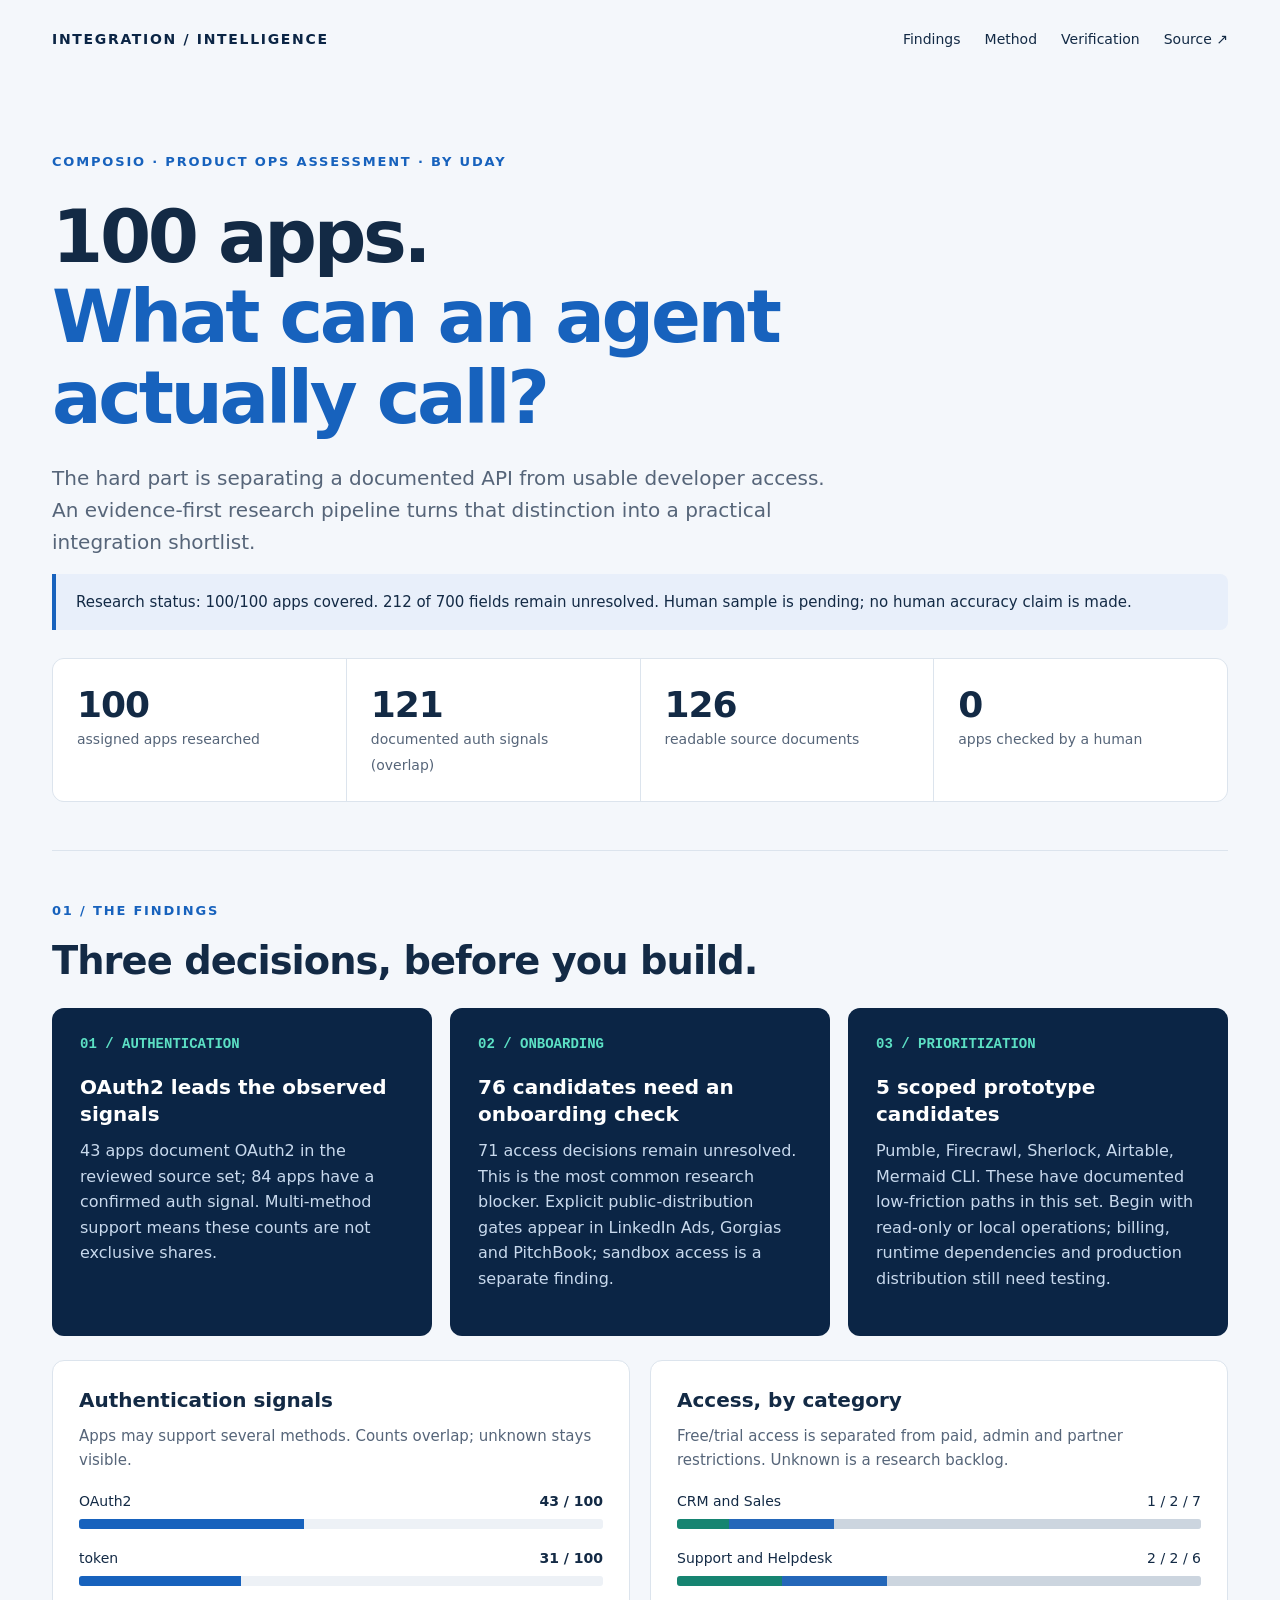
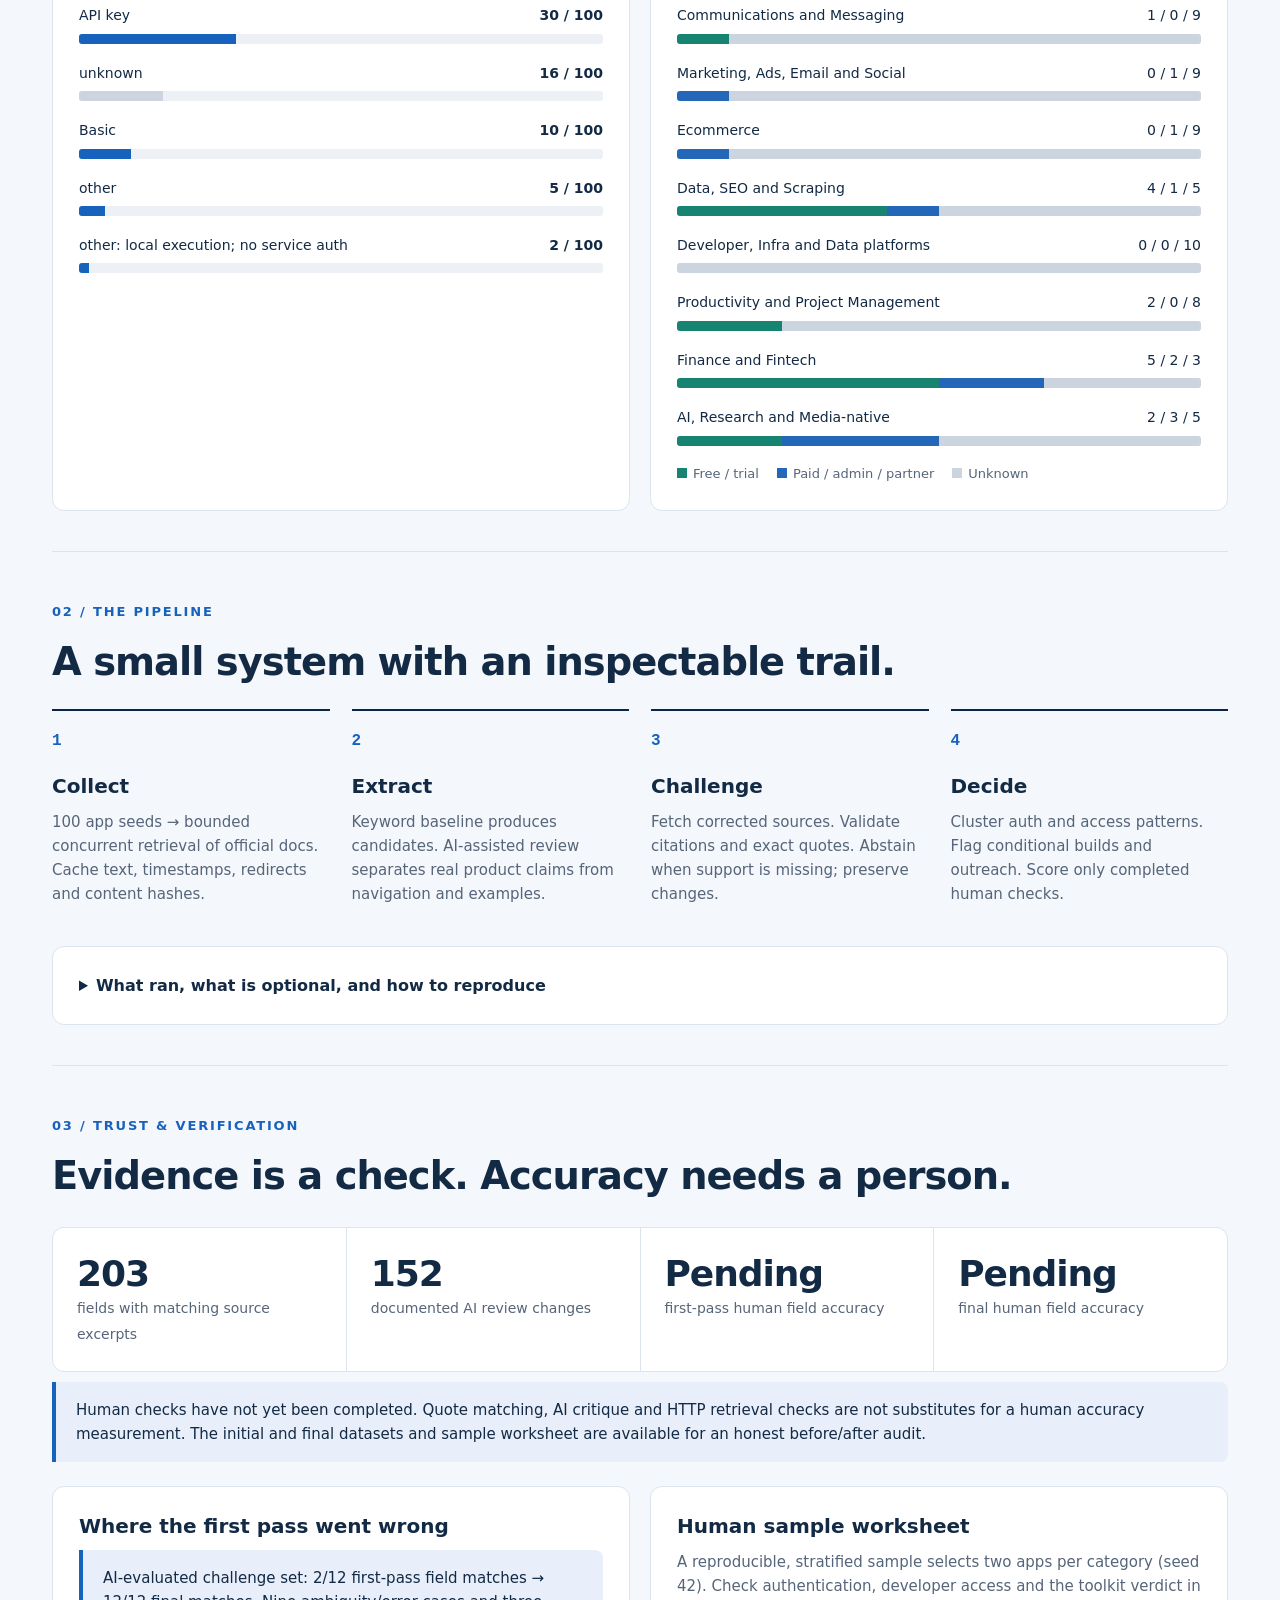
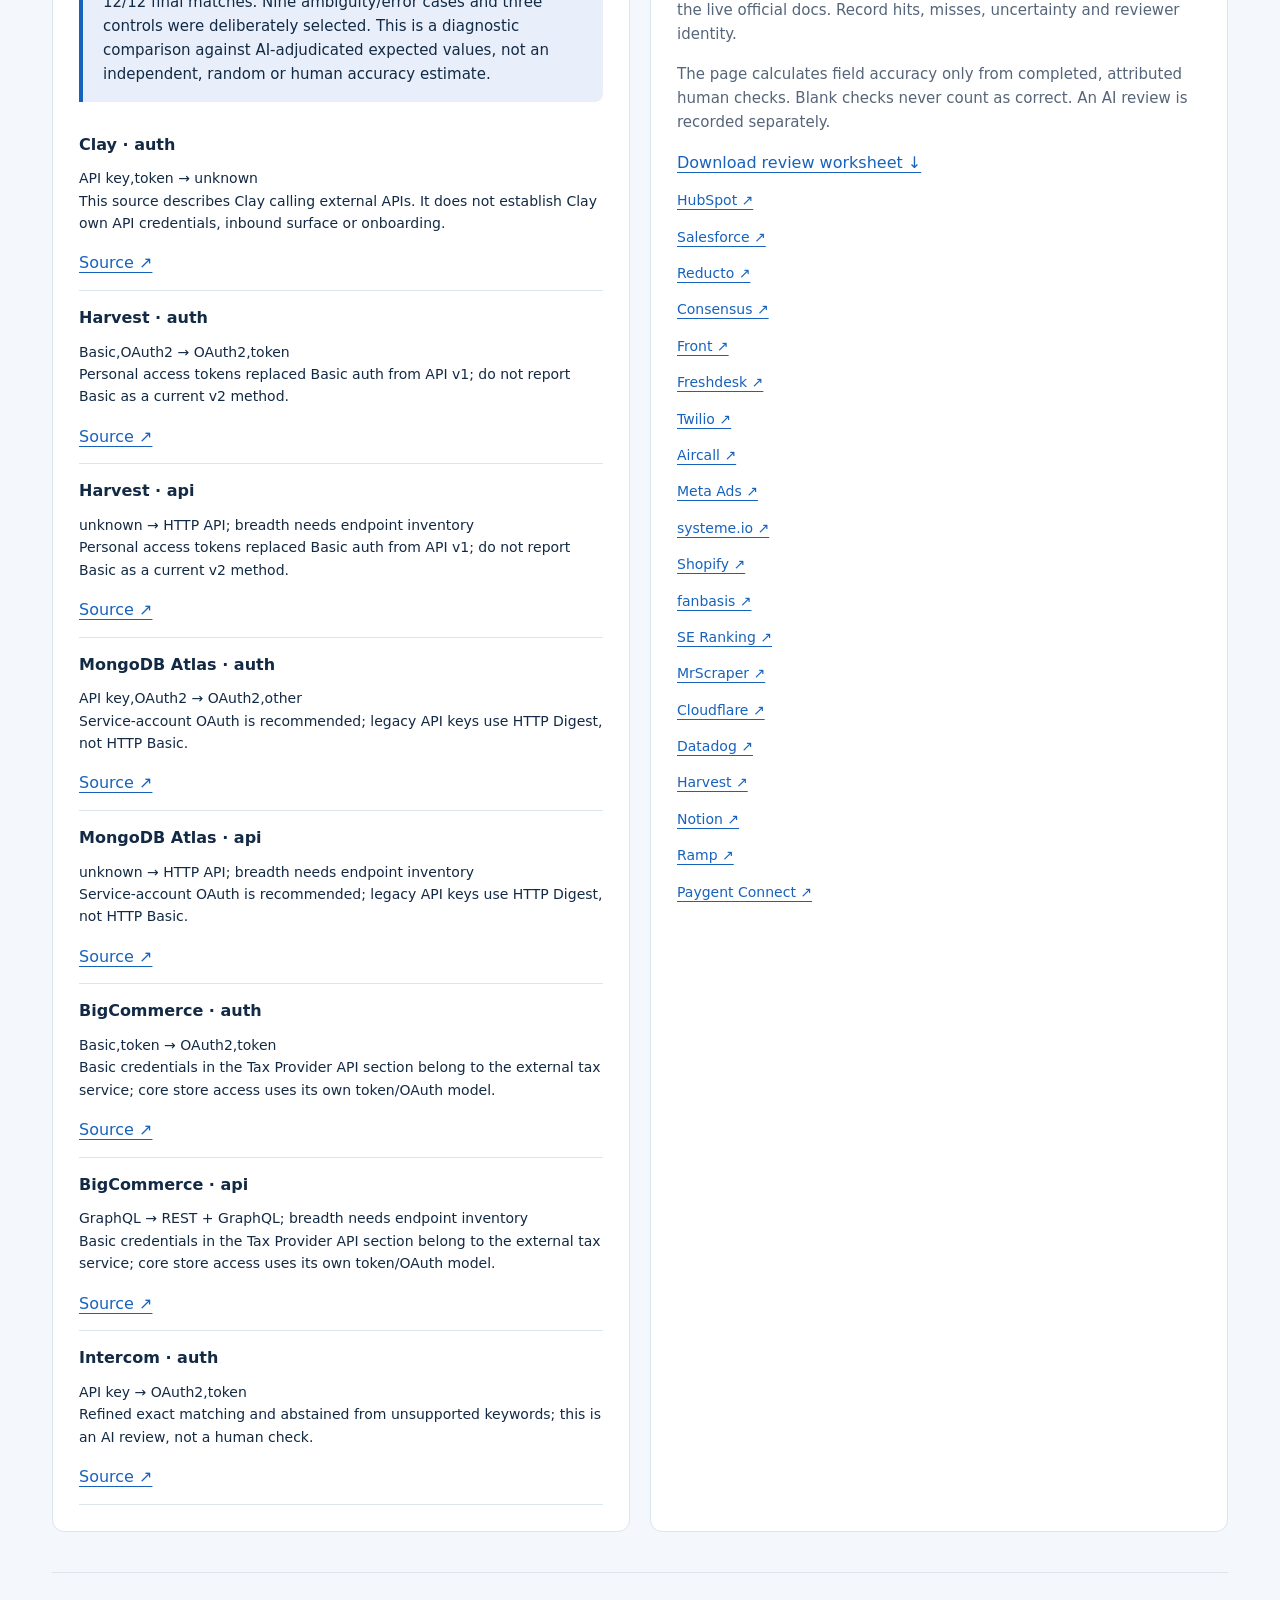
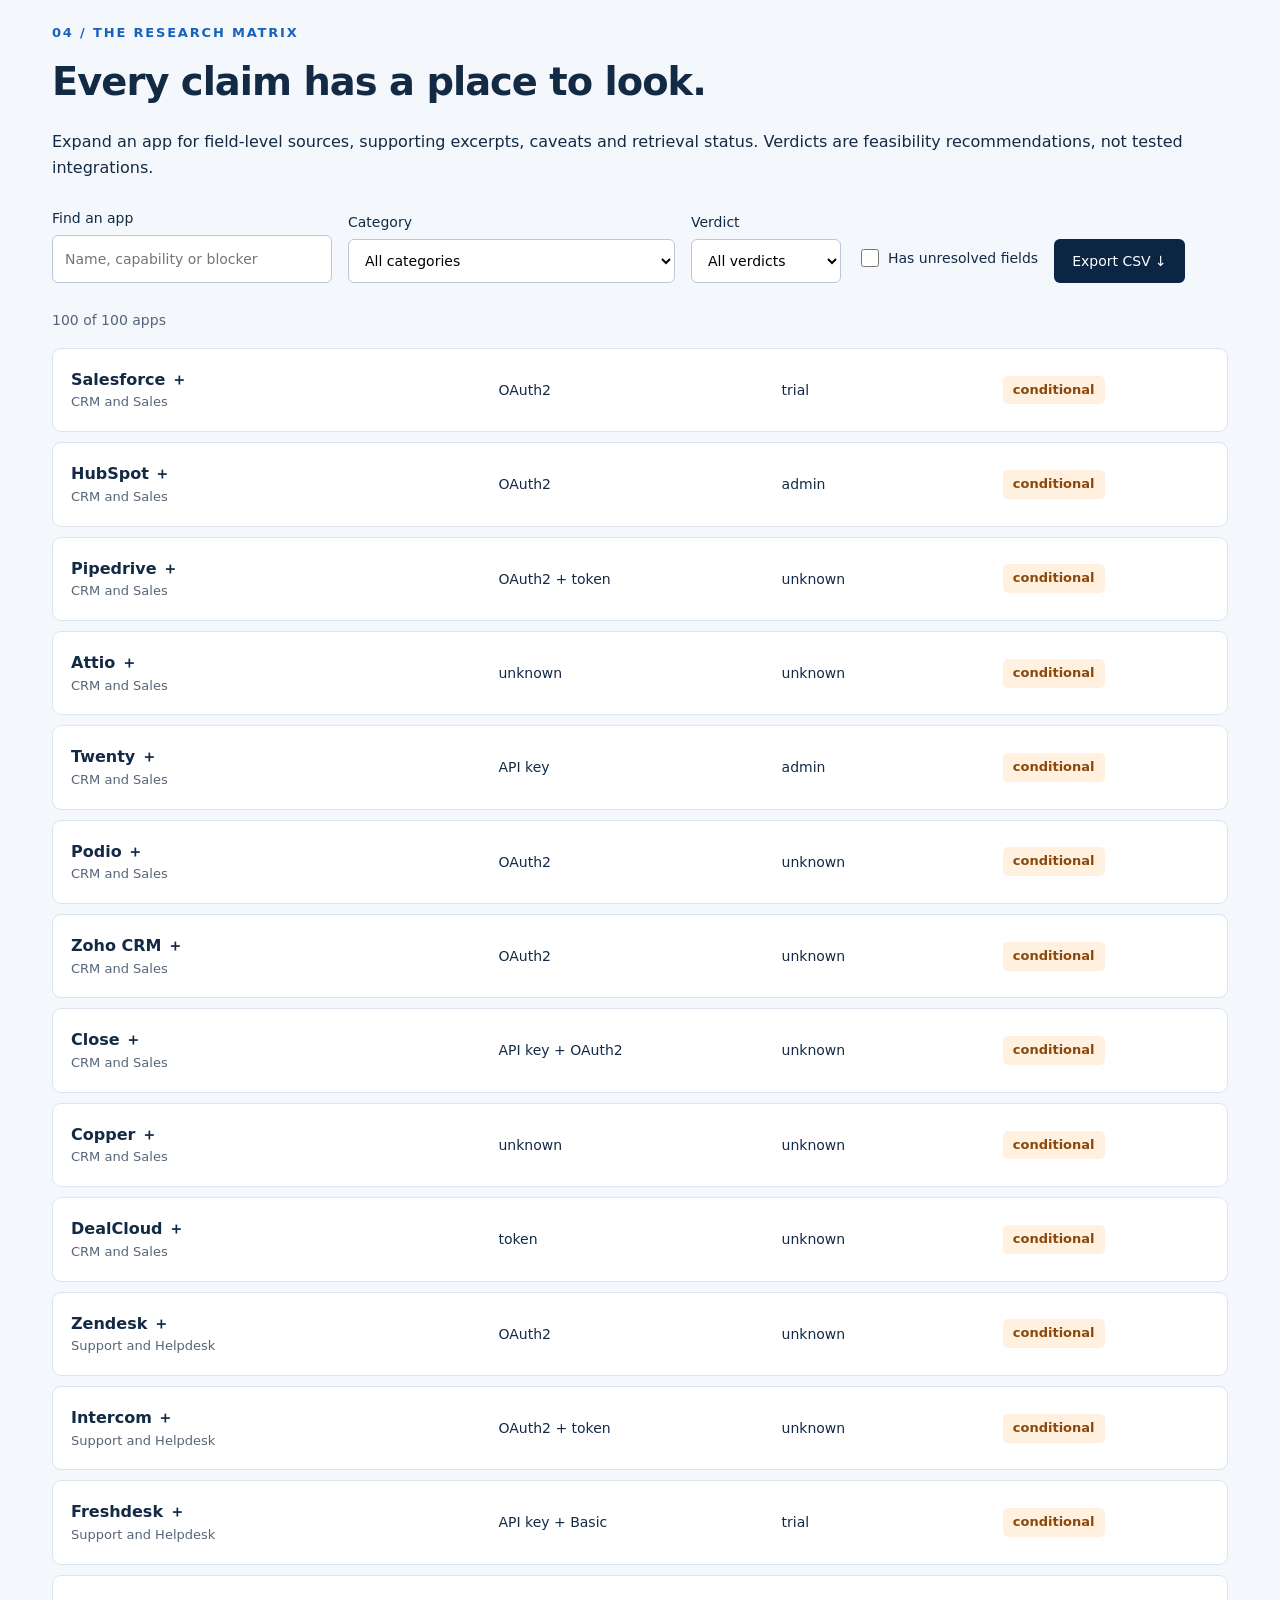
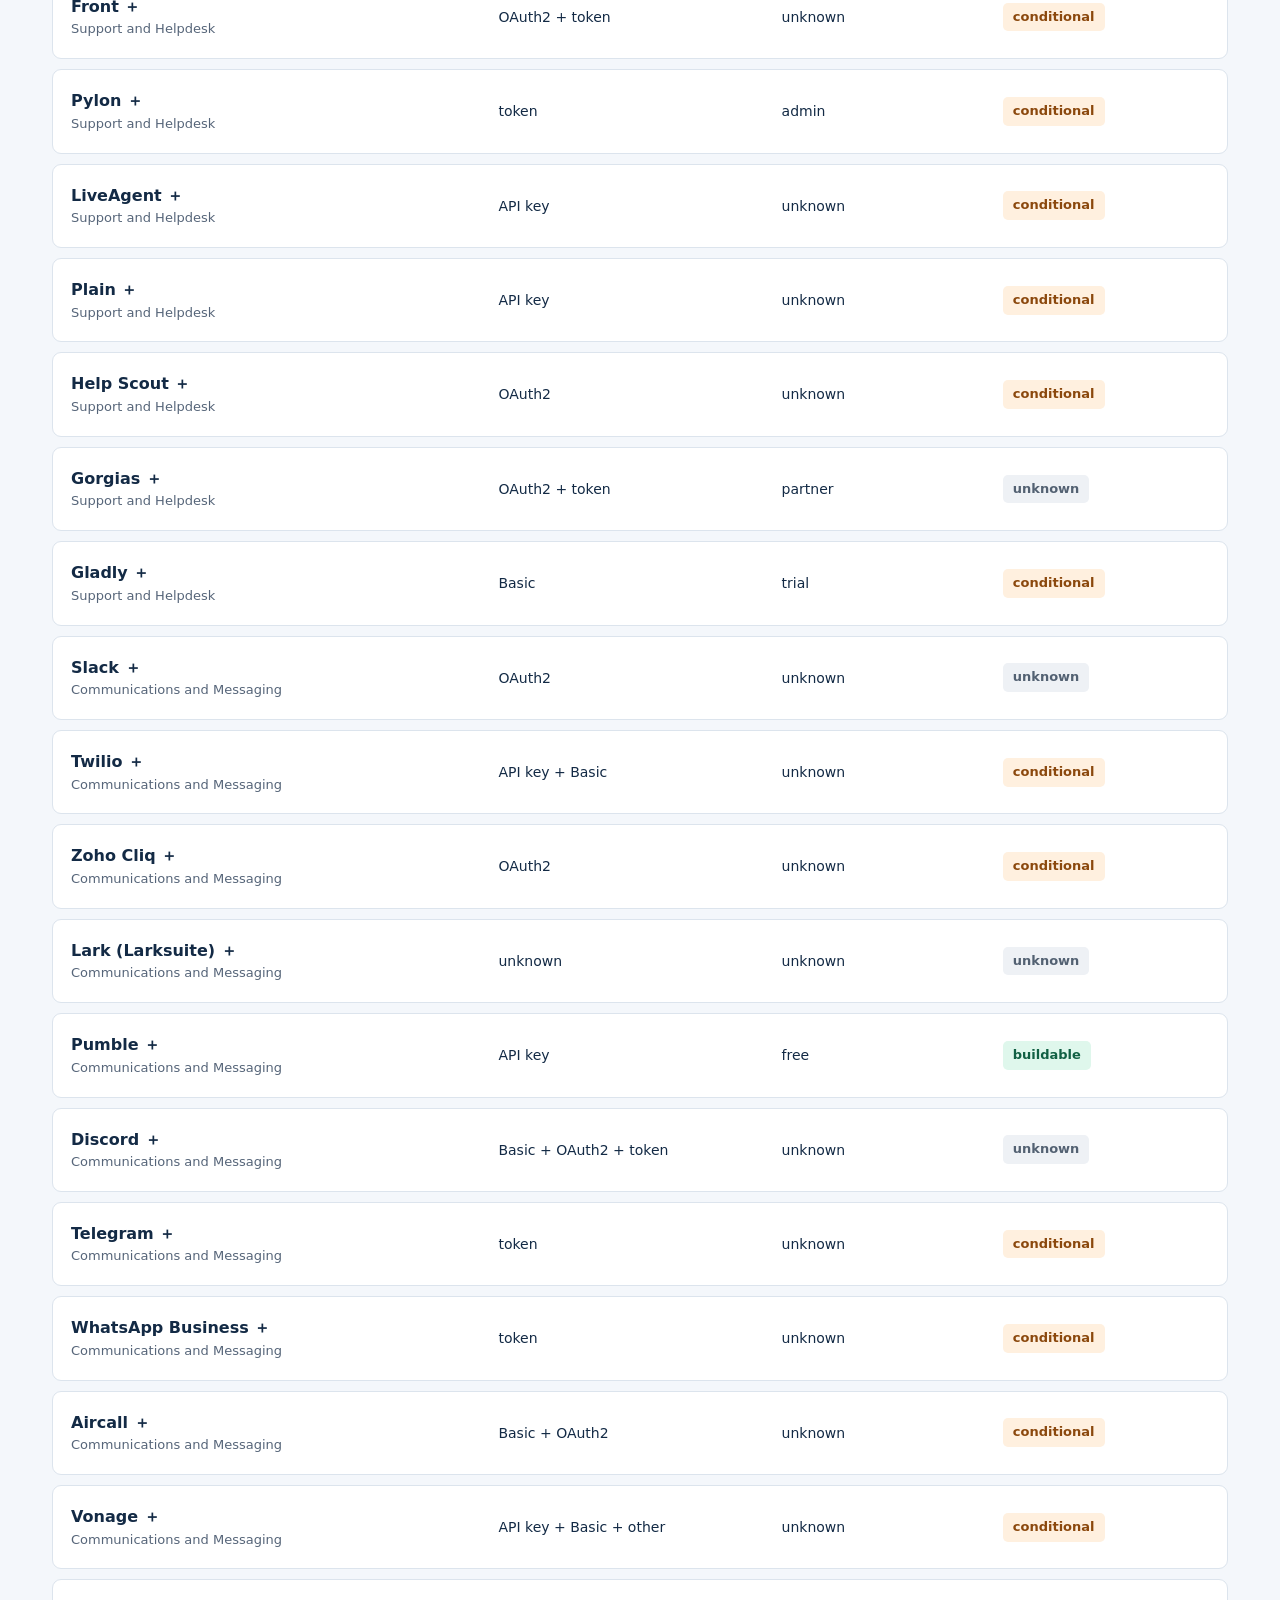
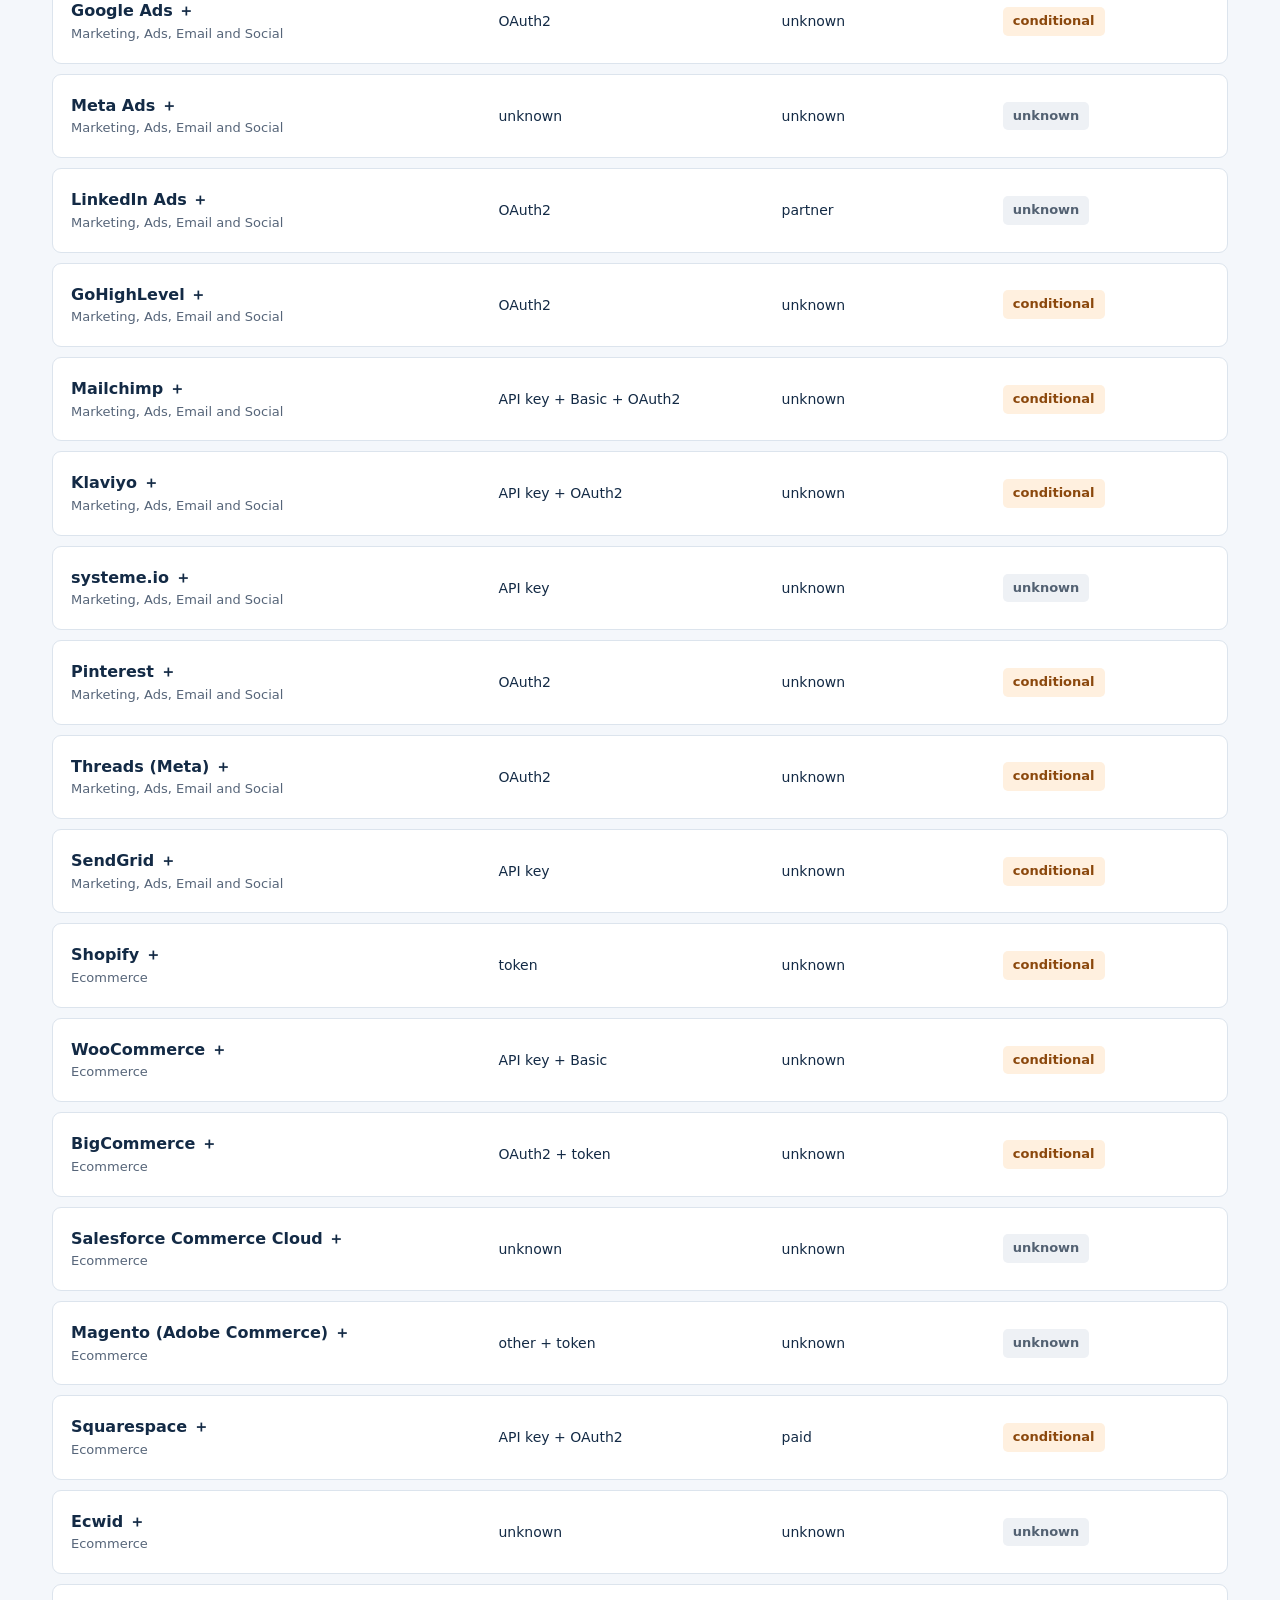
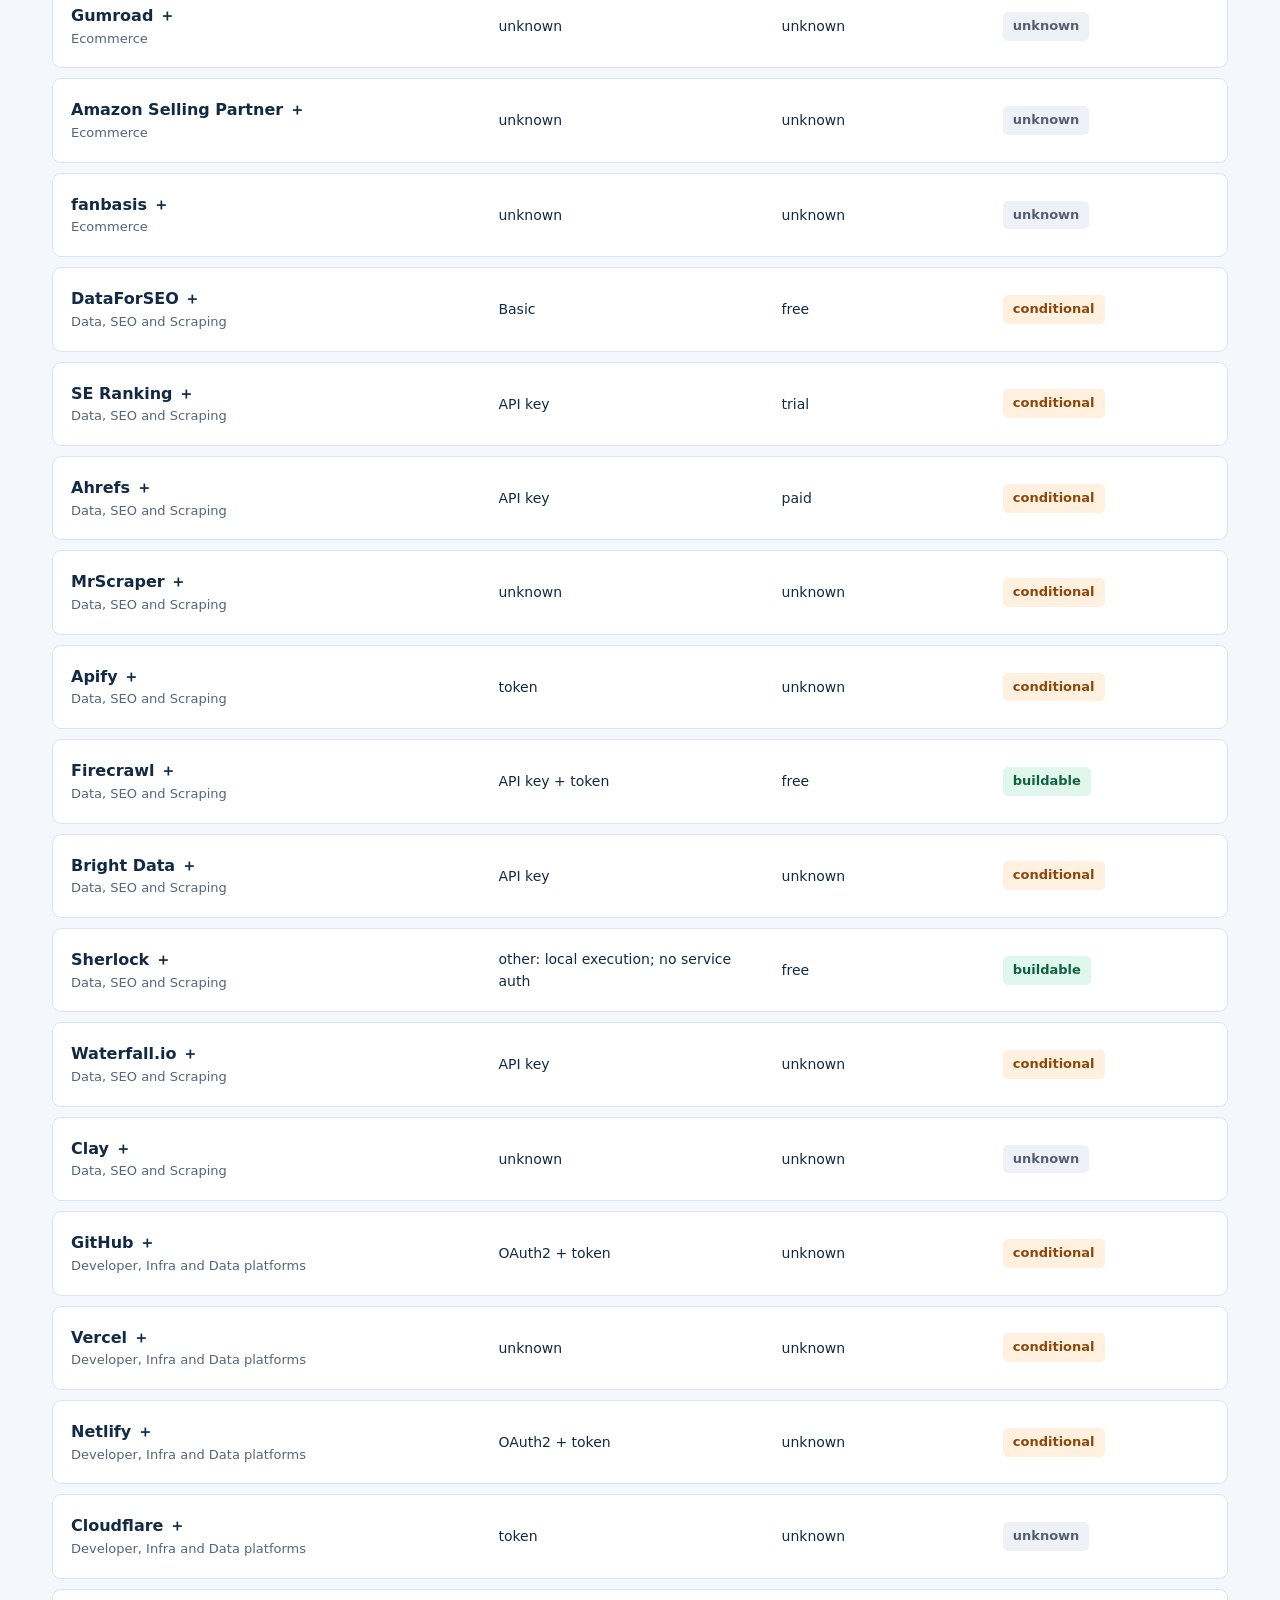
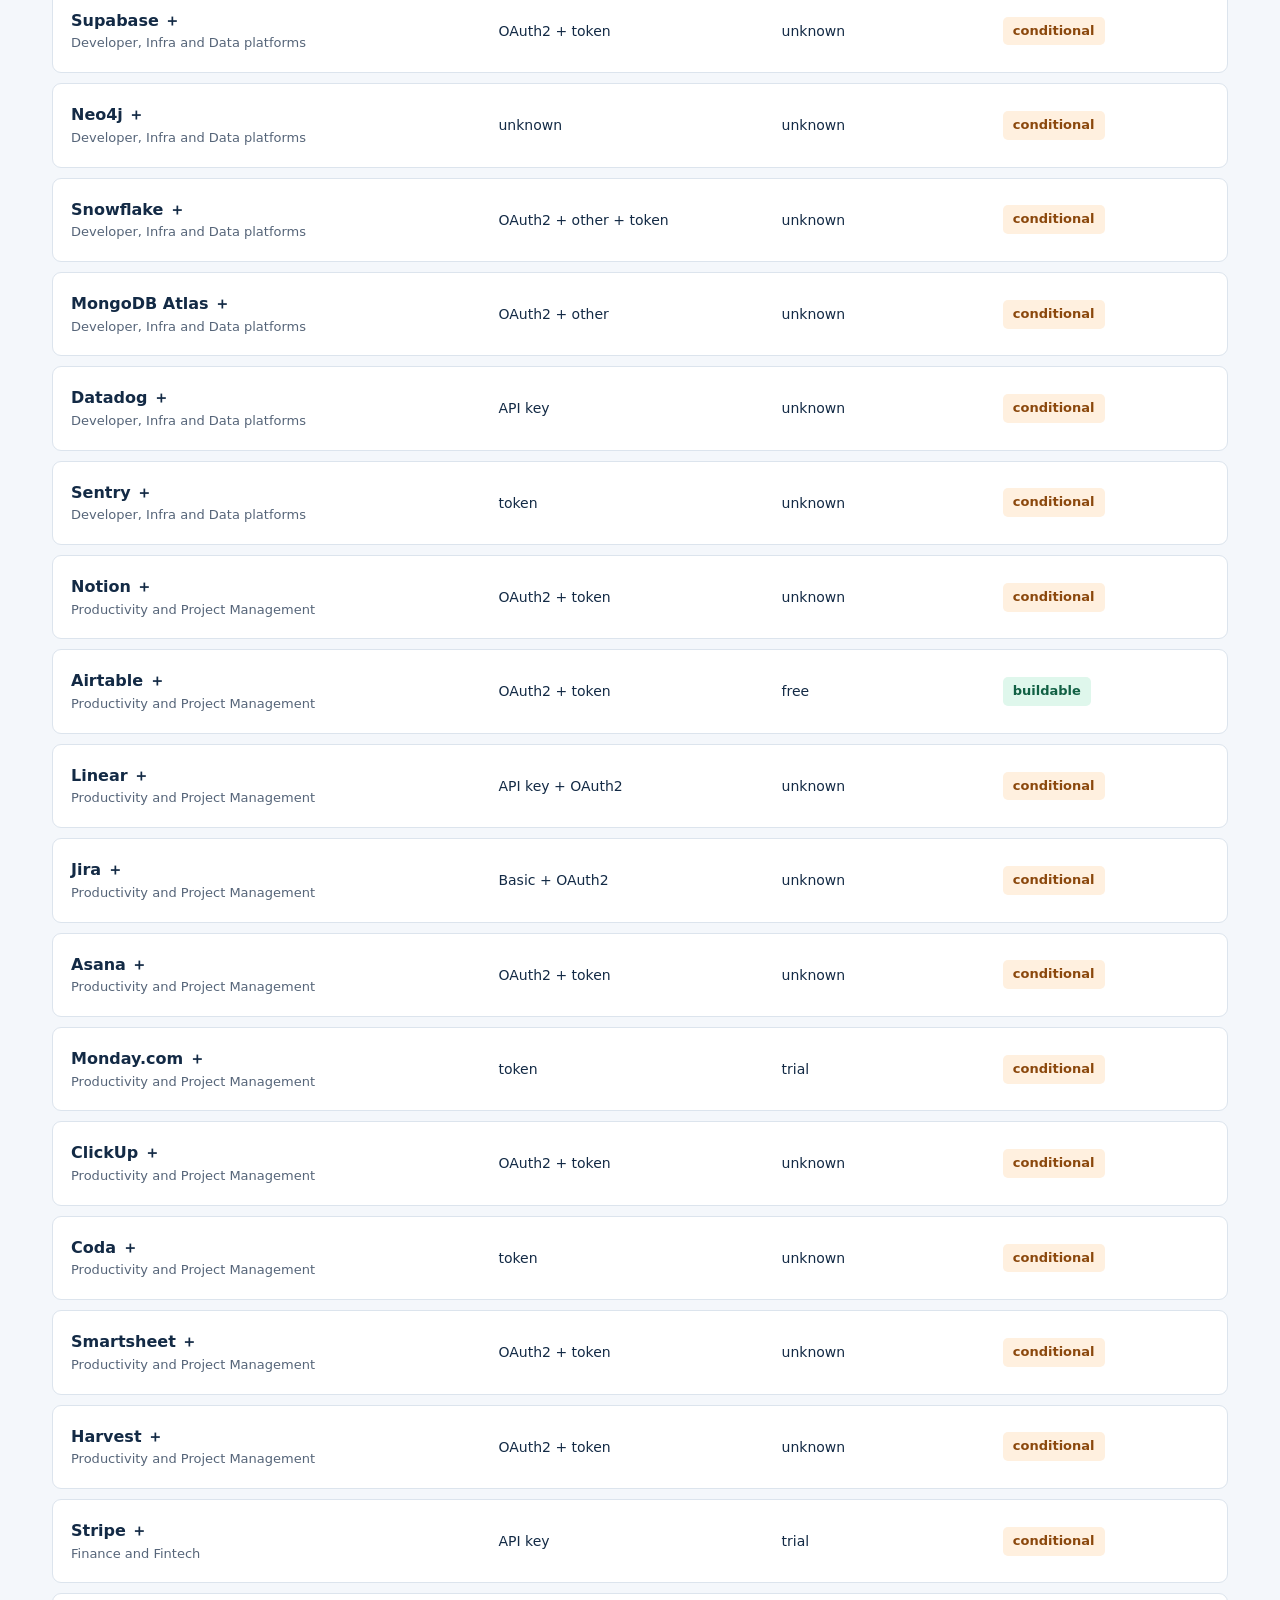
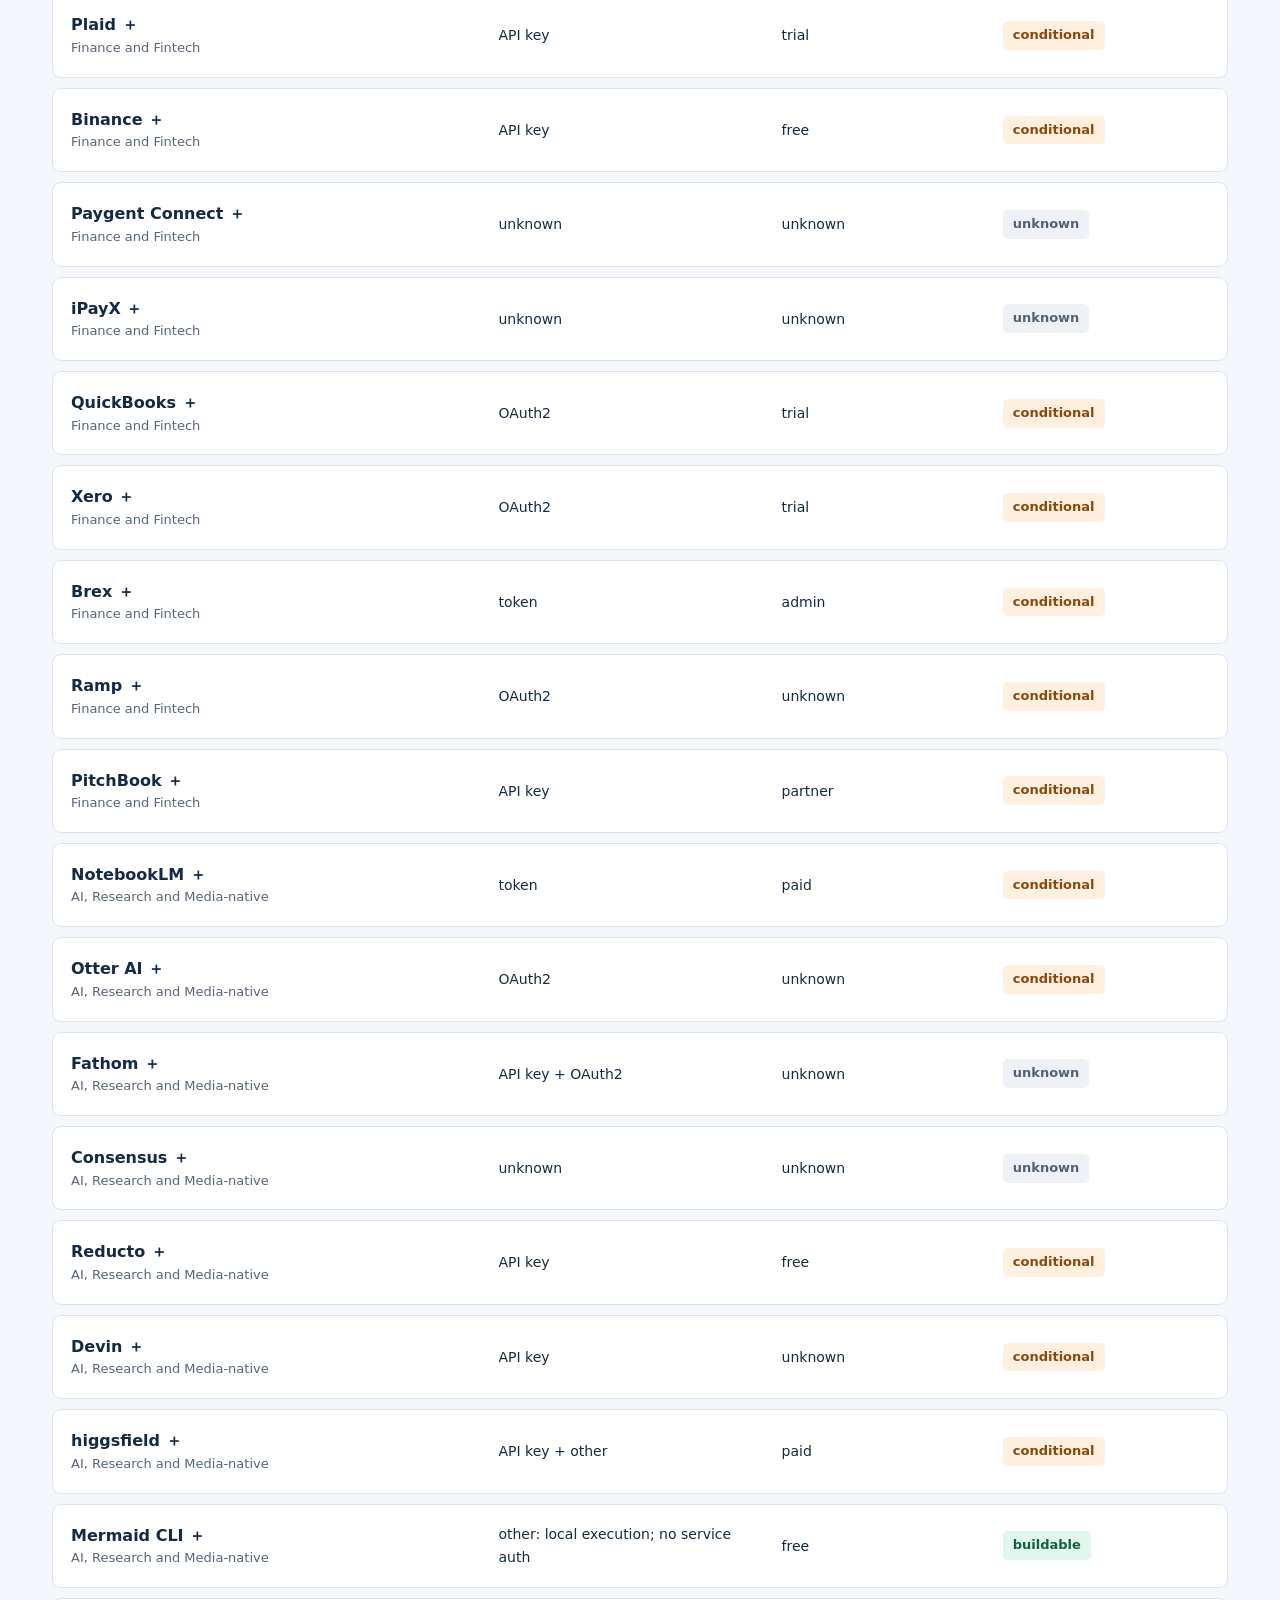
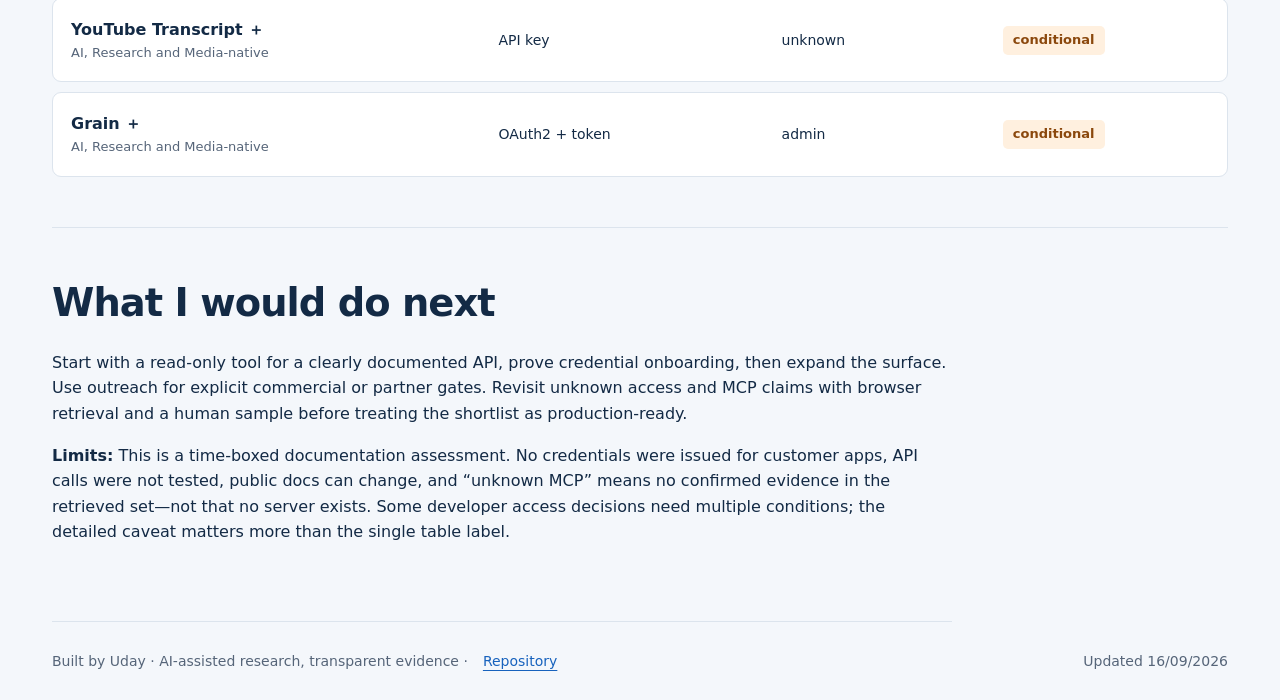
<file: site/index.html>
<!doctype html>
<html lang="en"><head><meta charset="utf-8"><meta name="viewport" content="width=device-width,initial-scale=1"><meta name="description" content="An evidence-first investigation of 100 apps: authentication, developer access, API surface and agent toolkit feasibility."><title>100 apps, one integration decision — Uday</title><link rel="icon" href="data:image/svg+xml,%3Csvg xmlns='http://www.w3.org/2000/svg' viewBox='0 0 32 32'%3E%3Crect width='32' height='32' rx='8' fill='%230b2545'/%3E%3Cpath d='M8 9h16v4H8zm0 7h10v4H8zm0 7h16v3H8z' fill='%235ce0c4'/%3E%3C/svg%3E"><link rel="stylesheet" href="style.css"><script src="dataset.js" defer></script><script src="app.js" defer></script></head>
<body><header><a href="#" class="brand">INTEGRATION / INTELLIGENCE</a><nav aria-label="Main"><a href="#findings">Findings</a><a href="#process">Method</a><a href="#verification">Verification</a><a href="https://github.com/udaySuryaP/composio-research-assessment">Source ↗</a></nav></header>
<main><section class="hero"><p class="eyebrow">COMPOSIO · PRODUCT OPS ASSESSMENT · BY UDAY</p><h1>100 apps.<br><span>What can an agent actually call?</span></h1><p class="lead">The hard part is separating a documented API from usable developer access. An evidence-first research pipeline turns that distinction into a practical integration shortlist.</p><p id="run-note" class="notice">Loading research results…</p><div id="metrics" class="metrics"></div></section>
<section id="findings"><div class="section-head"><p class="eyebrow">01 / THE FINDINGS</p><h2>Three decisions, before you build.</h2></div><div id="insights" class="cards"></div><div class="chart-grid"><article class="panel"><h3>Authentication signals</h3><p>Apps may support several methods. Counts overlap; unknown stays visible.</p><div id="auth-chart"></div></article><article class="panel"><h3>Access, by category</h3><p>Free/trial access is separated from paid, admin and partner restrictions. Unknown is a research backlog.</p><div id="access-chart"></div></article></div></section>
<section id="process"><p class="eyebrow">02 / THE PIPELINE</p><h2>A small system with an inspectable trail.</h2><div class="flow"><div><b>1</b><h3>Collect</h3><p>100 app seeds → bounded concurrent retrieval of official docs. Cache text, timestamps, redirects and content hashes.</p></div><div><b>2</b><h3>Extract</h3><p>Keyword baseline produces candidates. AI-assisted review separates real product claims from navigation and examples.</p></div><div><b>3</b><h3>Challenge</h3><p>Fetch corrected sources. Validate citations and exact quotes. Abstain when support is missing; preserve changes.</p></div><div><b>4</b><h3>Decide</h3><p>Cluster auth and access patterns. Flag conditional builds and outreach. Score only completed human checks.</p></div></div><details class="panel"><summary>What ran, what is optional, and how to reproduce</summary><p id="engine-note"></p><p>The optional model mode performs extraction, a second model critique, and deterministic quote validation. Composio SDK search discovery is an optional adapter; it is not required to wrap an API as an MCP tool.</p><pre>python -m agent.pipeline --workers 6
python -m agent.review --apply
python -m agent.pipeline --analyze-only
python -m http.server 8000 --directory site</pre><p>With an OpenAI key configured: <code>python -m agent.pipeline --mode ai</code>. With a Composio key: install <code>requirements-composio.txt</code> and add <code>--composio</code>. These modes have separate run records. No paid customer accounts or production API calls were used.</p><a href="apps.json" download>App seeds ↓</a> · <a href="results.json" download>Structured results ↓</a> · <a href="results.csv" download>CSV ↓</a> · <a href="first-pass.json" download>First pass ↓</a></details></section>
<section id="verification"><p class="eyebrow">03 / TRUST & VERIFICATION</p><h2>Evidence is a check. Accuracy needs a person.</h2><div id="verification-metrics" class="metrics"></div><p id="accuracy-note" class="notice"></p><div class="chart-grid"><article class="panel"><h3>Where the first pass went wrong</h3><div id="review-log"></div></article><article class="panel"><h3>Human sample worksheet</h3><p>A reproducible, stratified sample selects two apps per category (seed 42). Check authentication, developer access and the toolkit verdict in the live official docs. Record hits, misses, uncertainty and reviewer identity.</p><p>The page calculates field accuracy only from completed, attributed human checks. Blank checks never count as correct. An AI review is recorded separately.</p><a href="human-review.json" download>Download review worksheet ↓</a><div id="sample-list"></div></article></div></section>
<section id="explorer"><p class="eyebrow">04 / THE RESEARCH MATRIX</p><h2>Every claim has a place to look.</h2><p>Expand an app for field-level sources, supporting excerpts, caveats and retrieval status. Verdicts are feasibility recommendations, not tested integrations.</p><div class="controls"><label>Find an app<input id="search" type="search" placeholder="Name, capability or blocker"></label><label>Category<select id="category"><option value="">All categories</option></select></label><label>Verdict<select id="verdict"><option value="">All verdicts</option><option>buildable</option><option>conditional</option><option>blocked</option><option>unknown</option></select></label><label class="check"><input id="unknown-only" type="checkbox"> Has unresolved fields</label><a class="button" href="results.csv" download>Export CSV ↓</a></div><p id="result-count" role="status" aria-live="polite"></p><div id="rows"></div><noscript><p>Enable JavaScript for the explorer, or download the <a href="results.csv">complete CSV</a>.</p></noscript></section>
<section class="closing"><h2>What I would do next</h2><p>Start with a read-only tool for a clearly documented API, prove credential onboarding, then expand the surface. Use outreach for explicit commercial or partner gates. Revisit unknown access and MCP claims with browser retrieval and a human sample before treating the shortlist as production-ready.</p><p><strong>Limits:</strong> This is a time-boxed documentation assessment. No credentials were issued for customer apps, API calls were not tested, public docs can change, and “unknown MCP” means no confirmed evidence in the retrieved set—not that no server exists. Some developer access decisions need multiple conditions; the detailed caveat matters more than the single table label.</p></section></main><footer>Built by Uday · AI-assisted research, transparent evidence · <a href="https://github.com/udaySuryaP/composio-research-assessment">Repository</a><span id="timestamp"></span></footer></body></html>
</file>
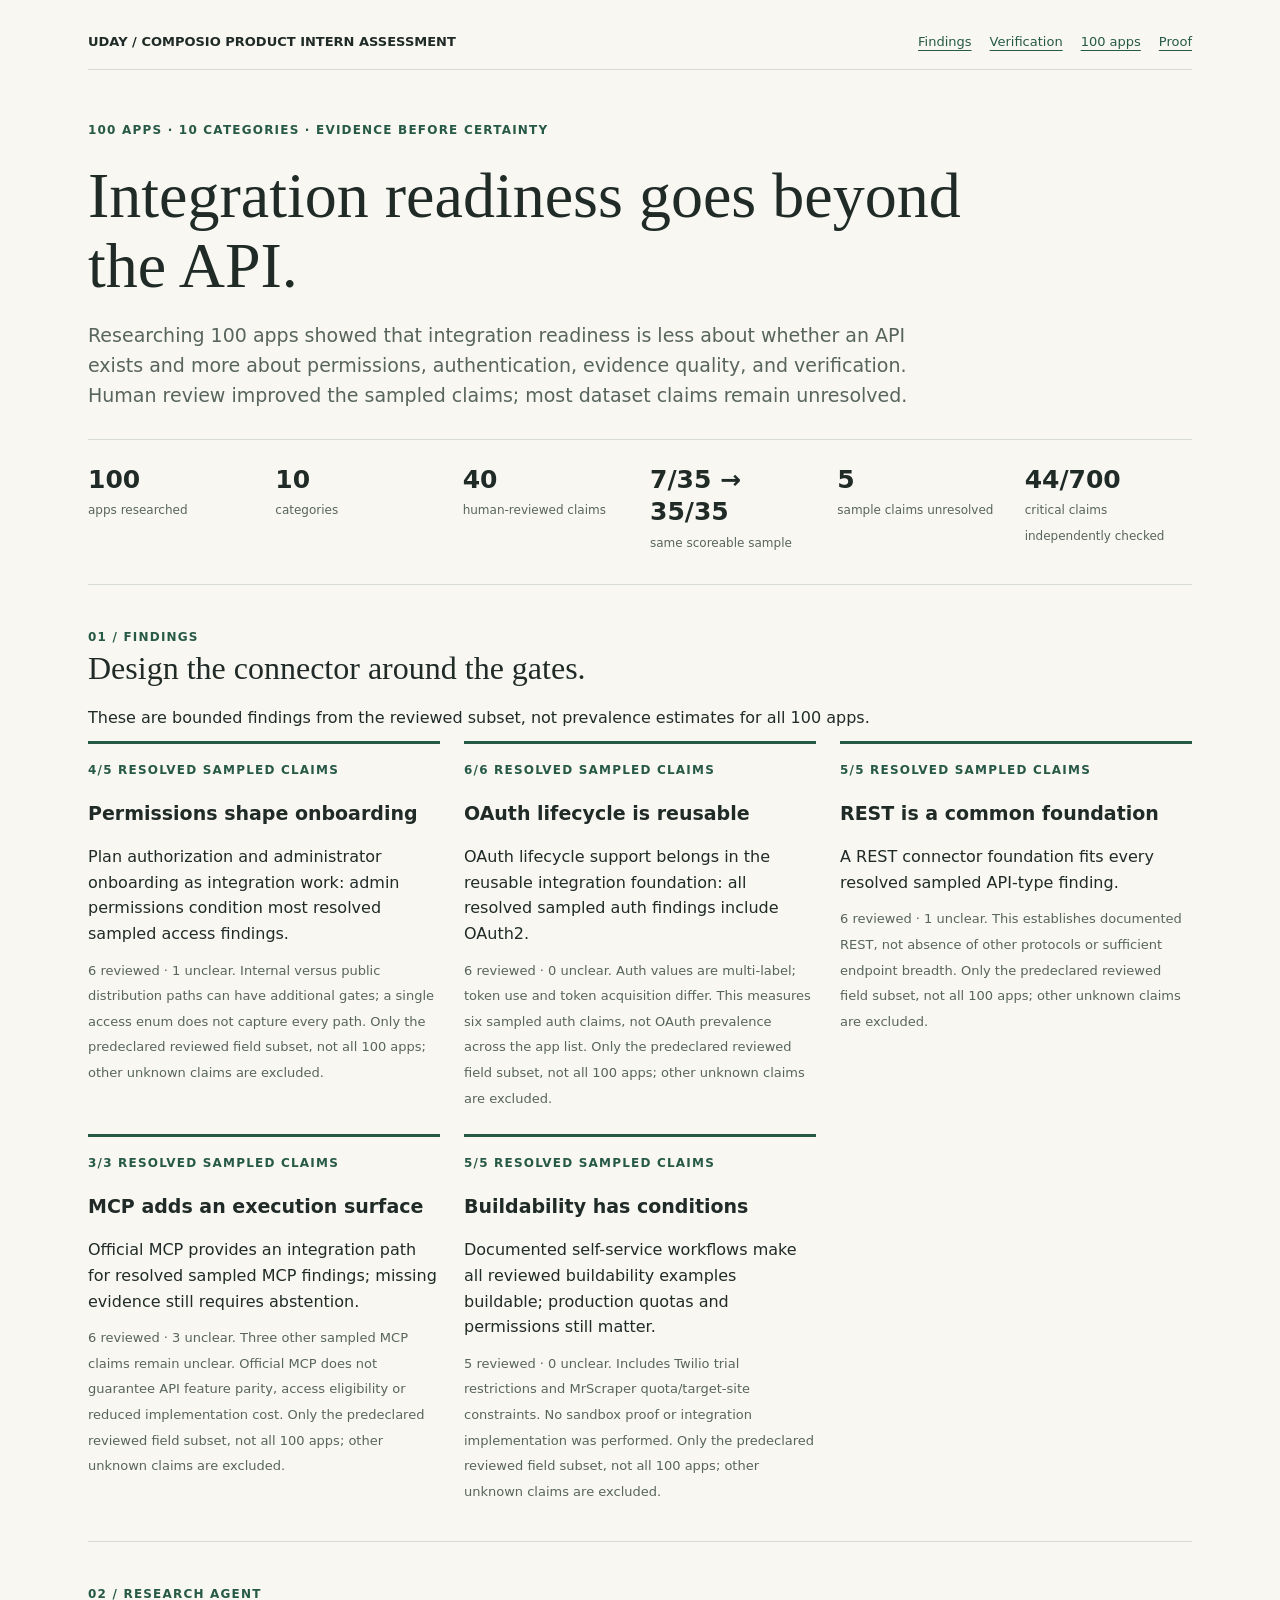
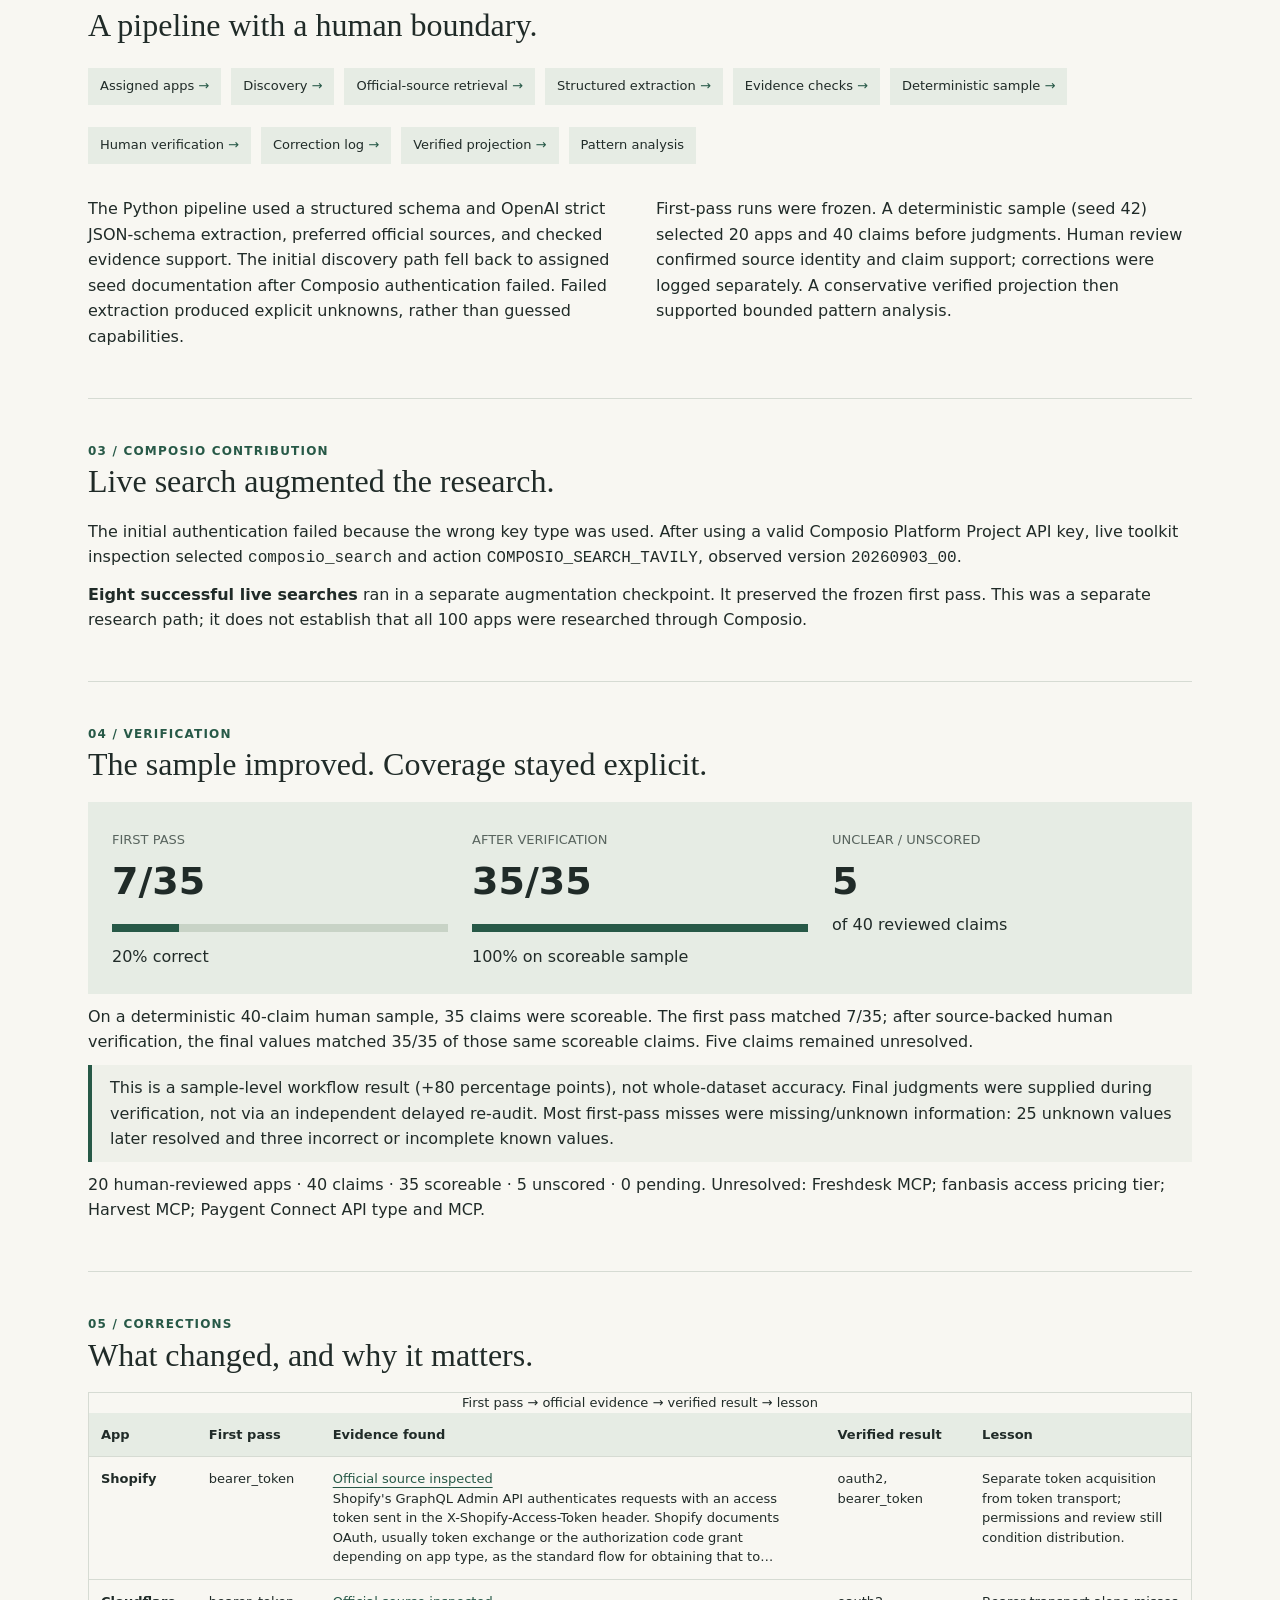
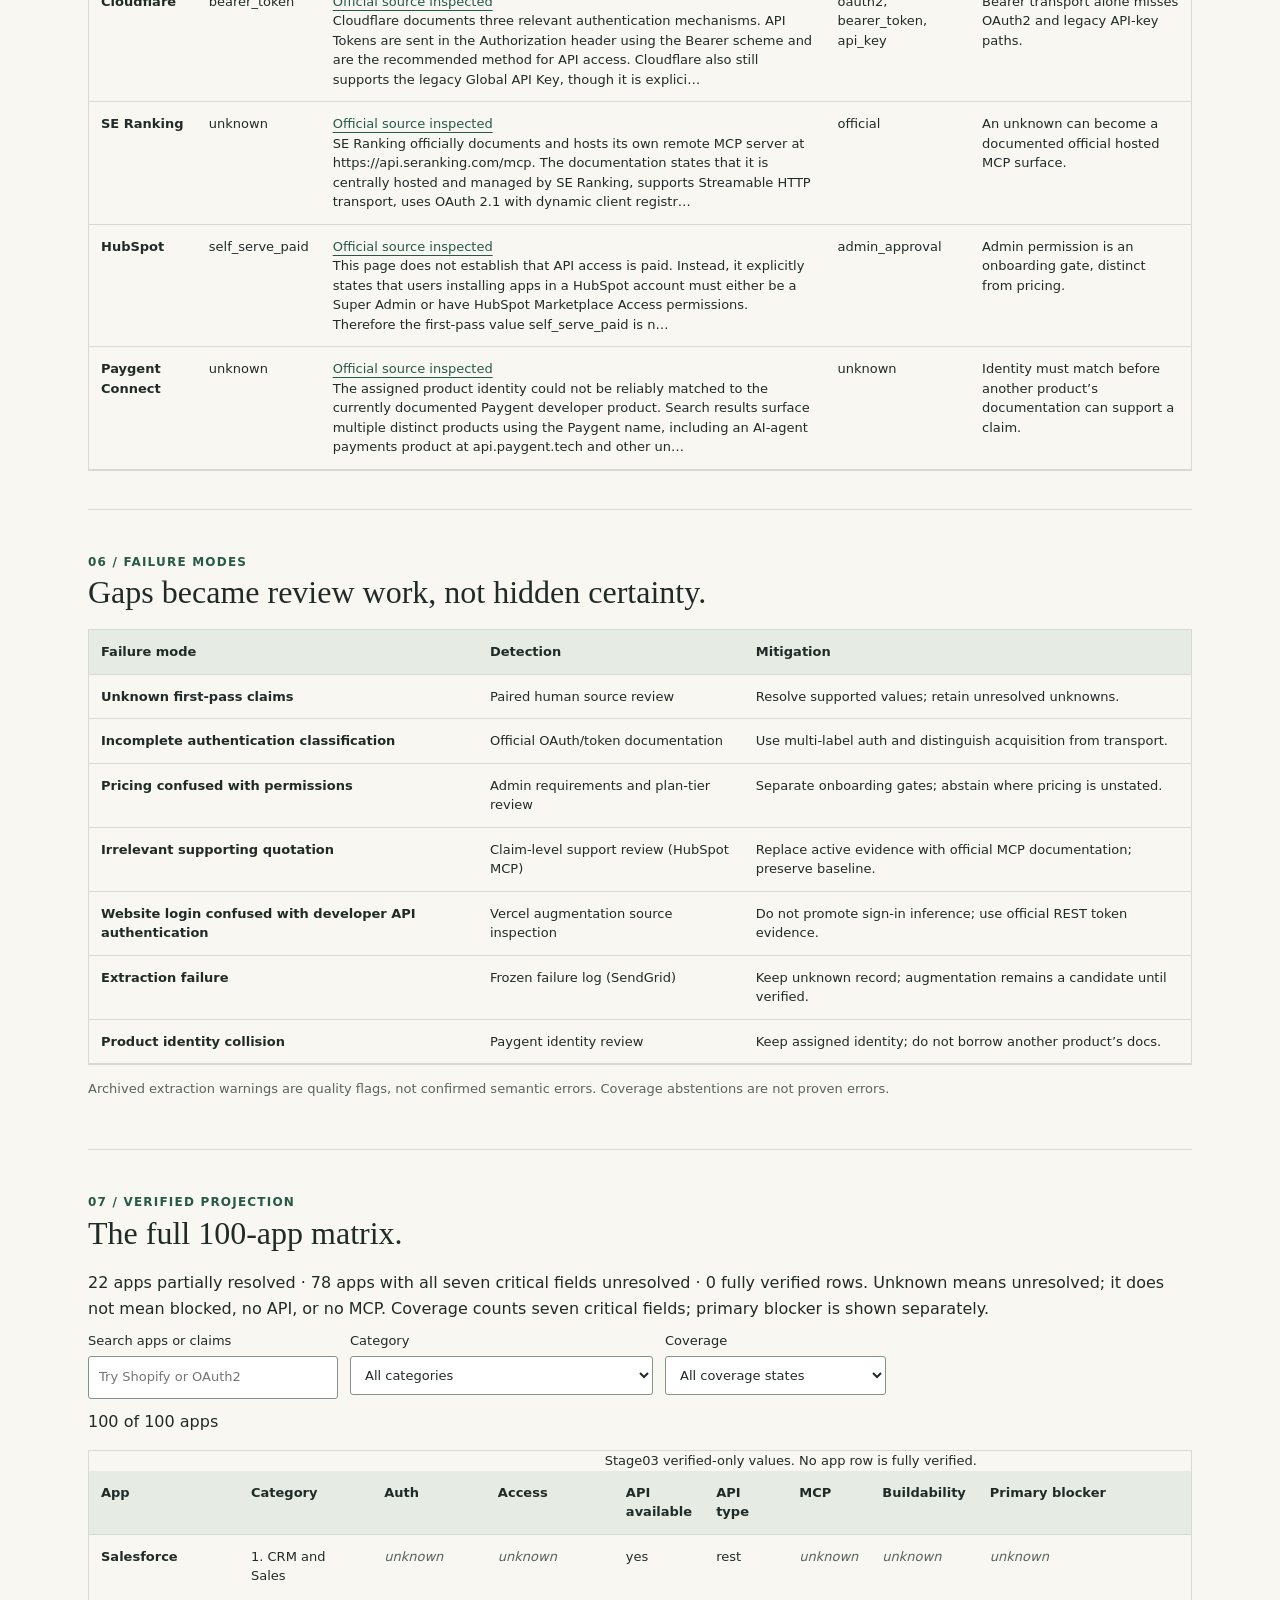
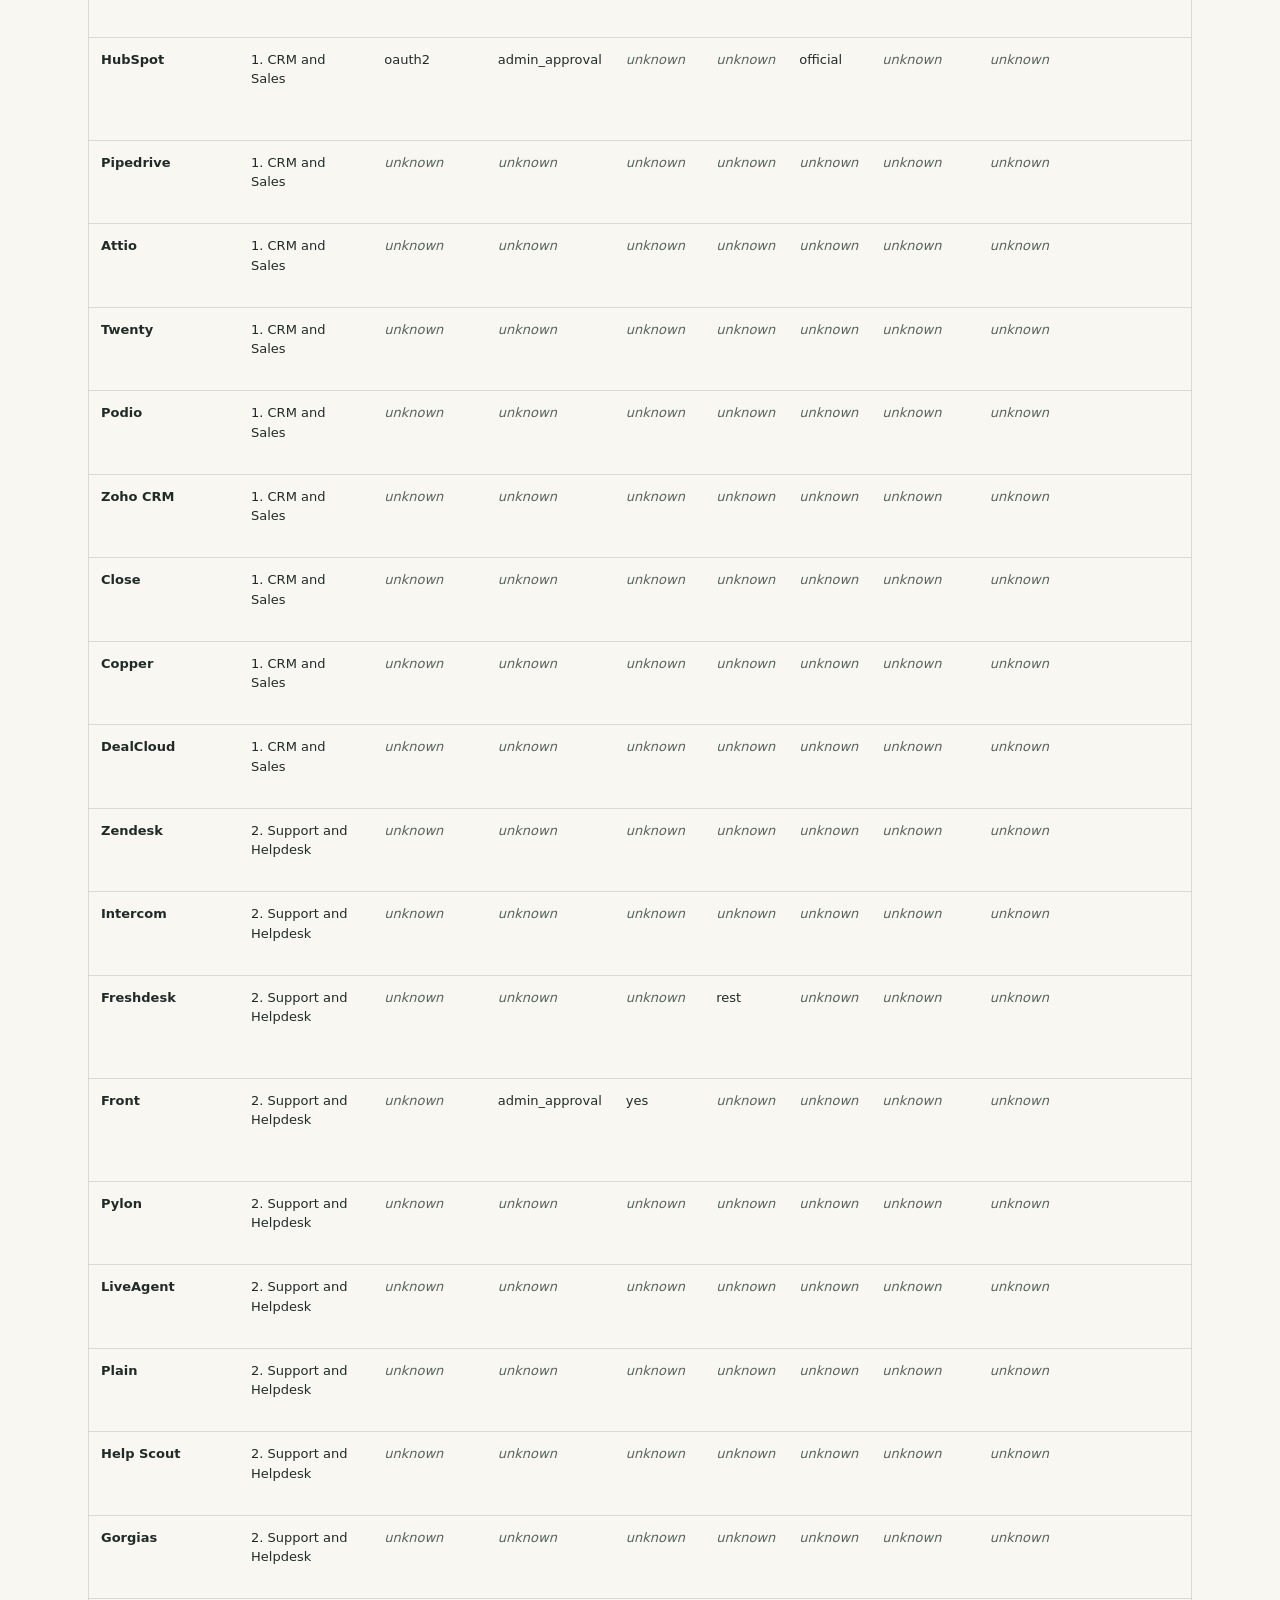
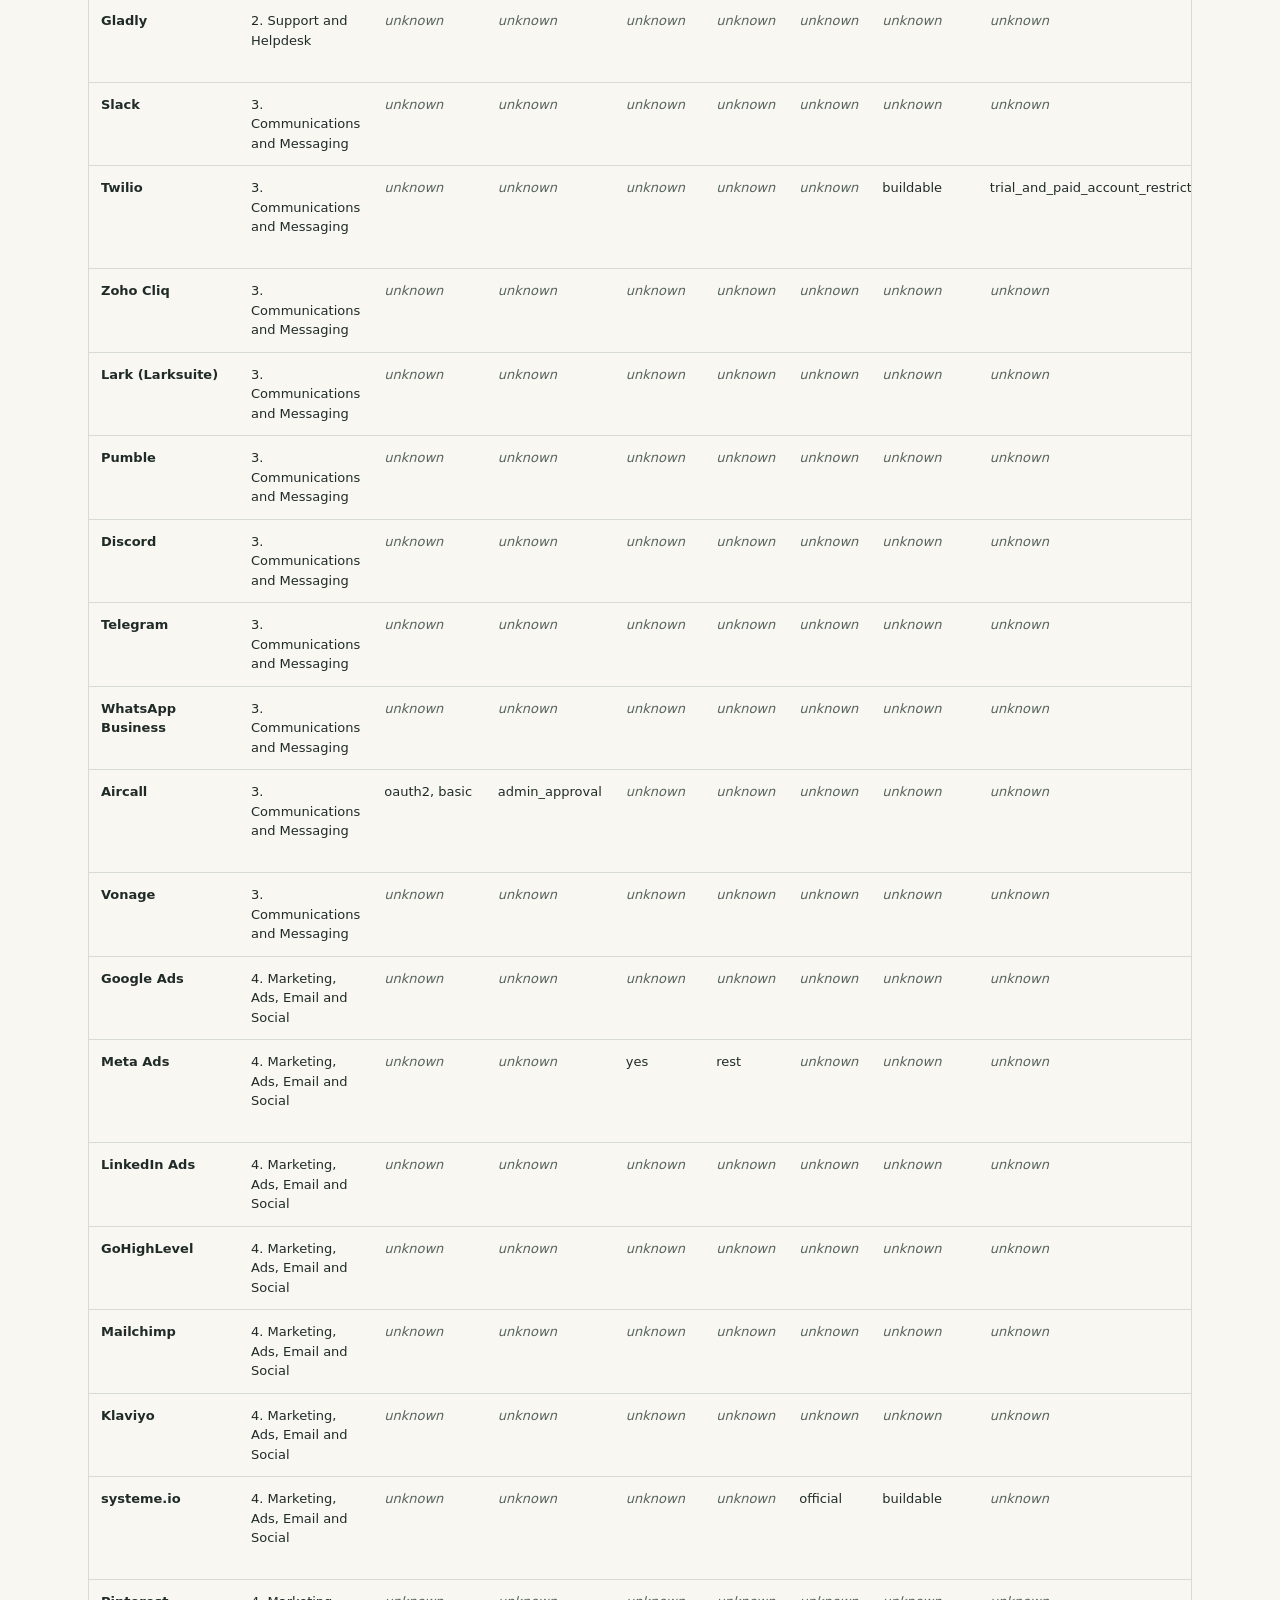
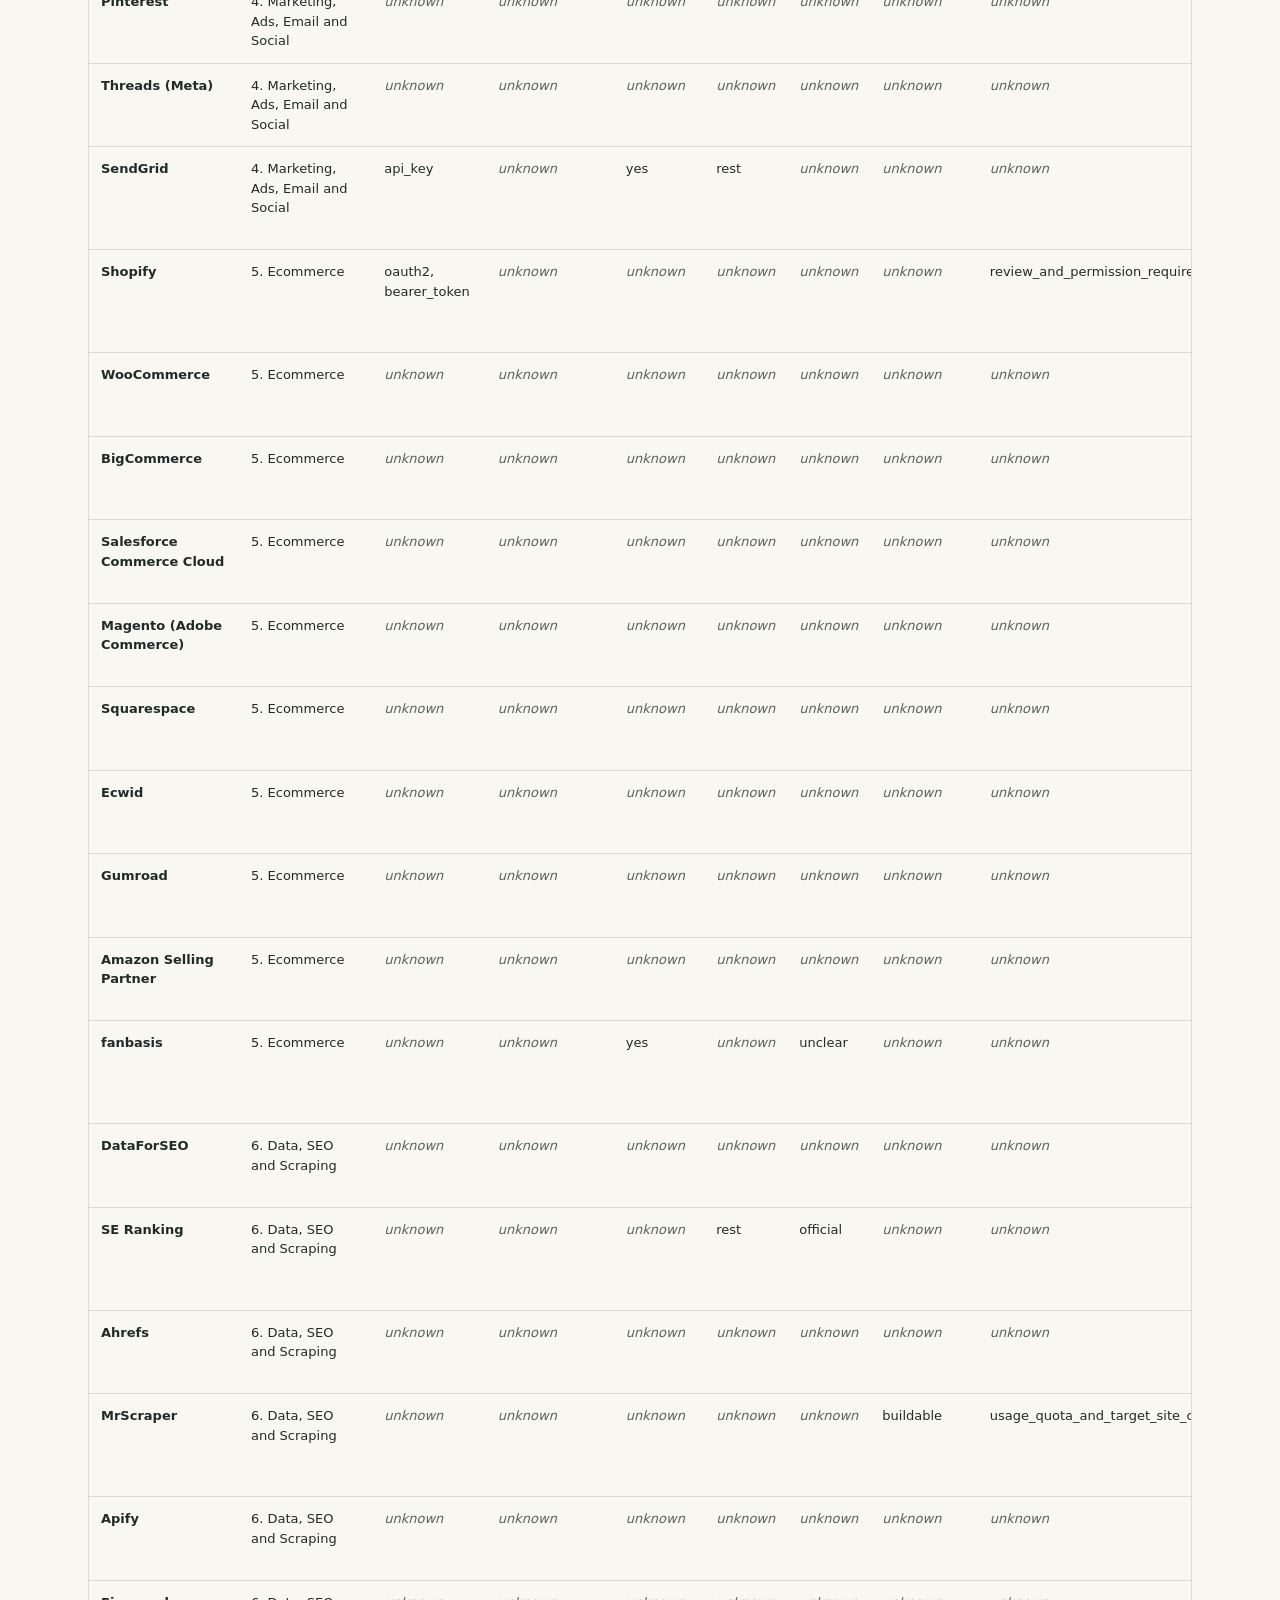
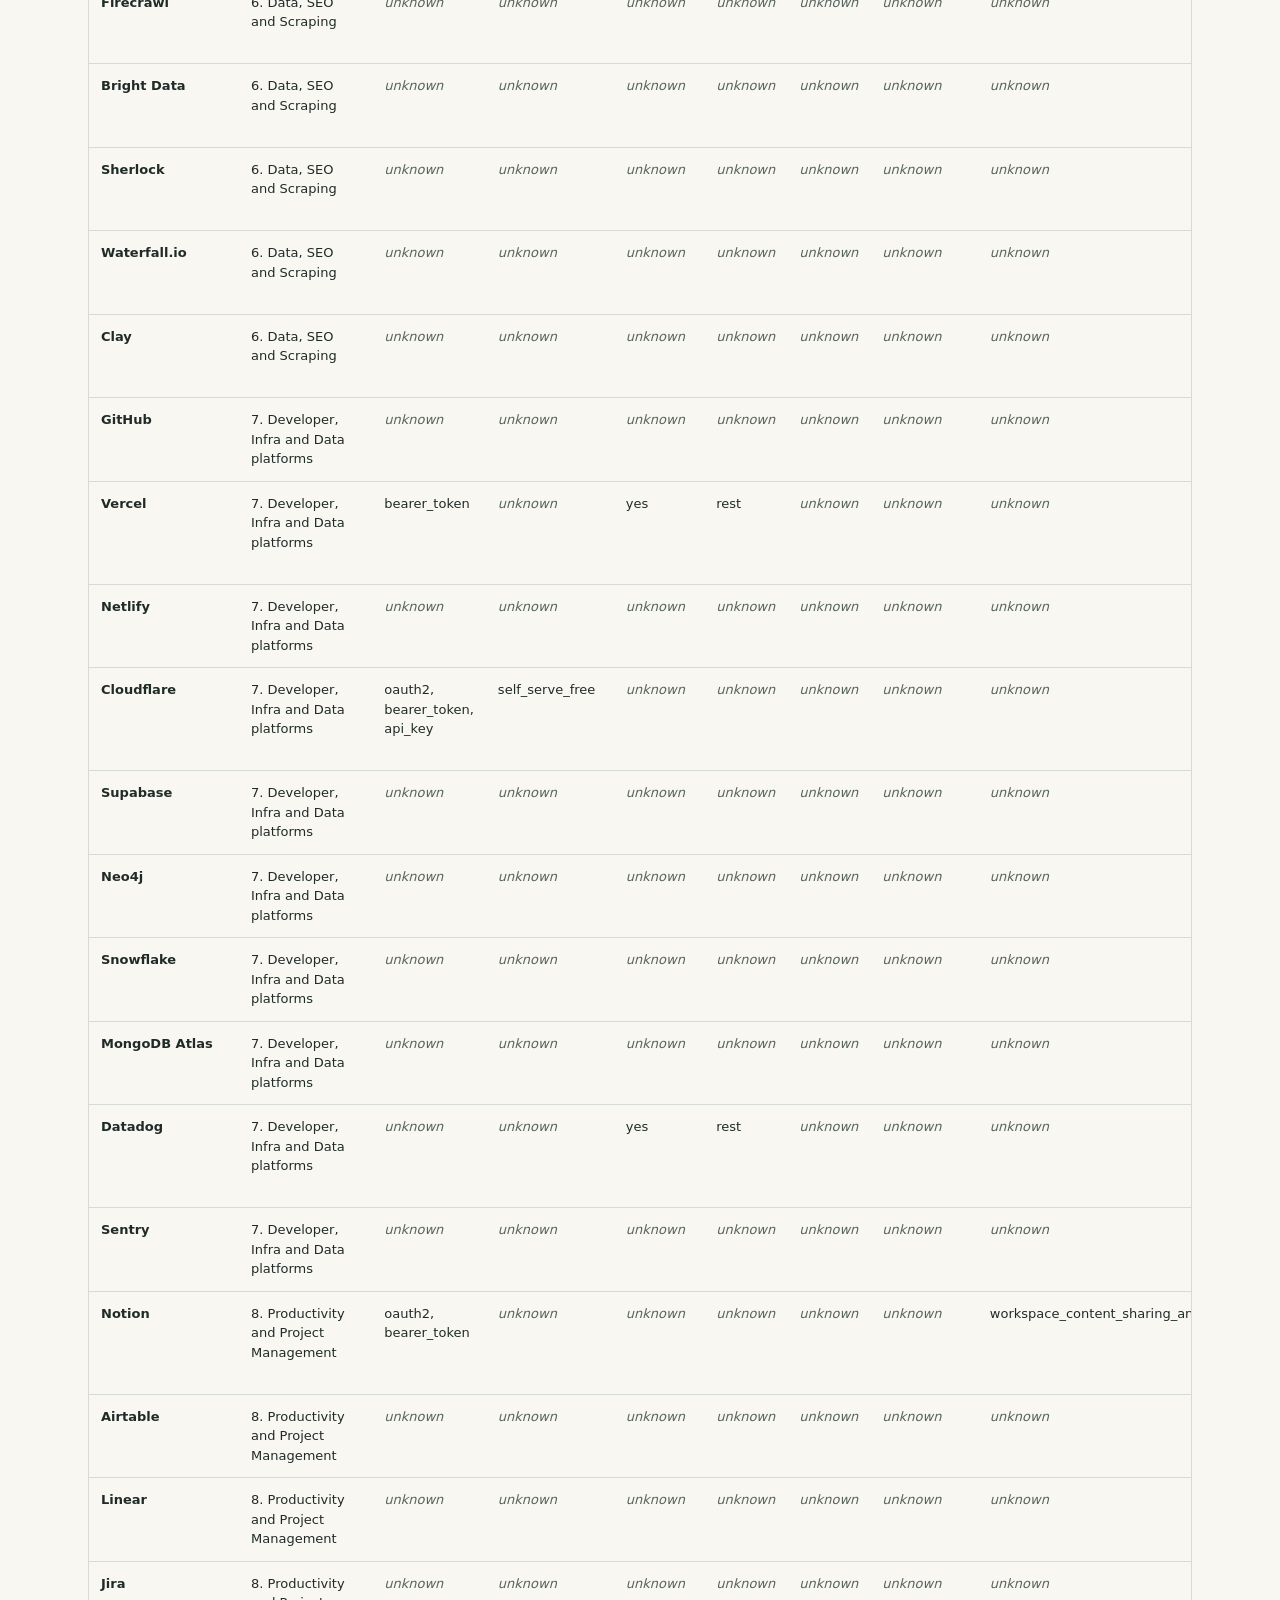
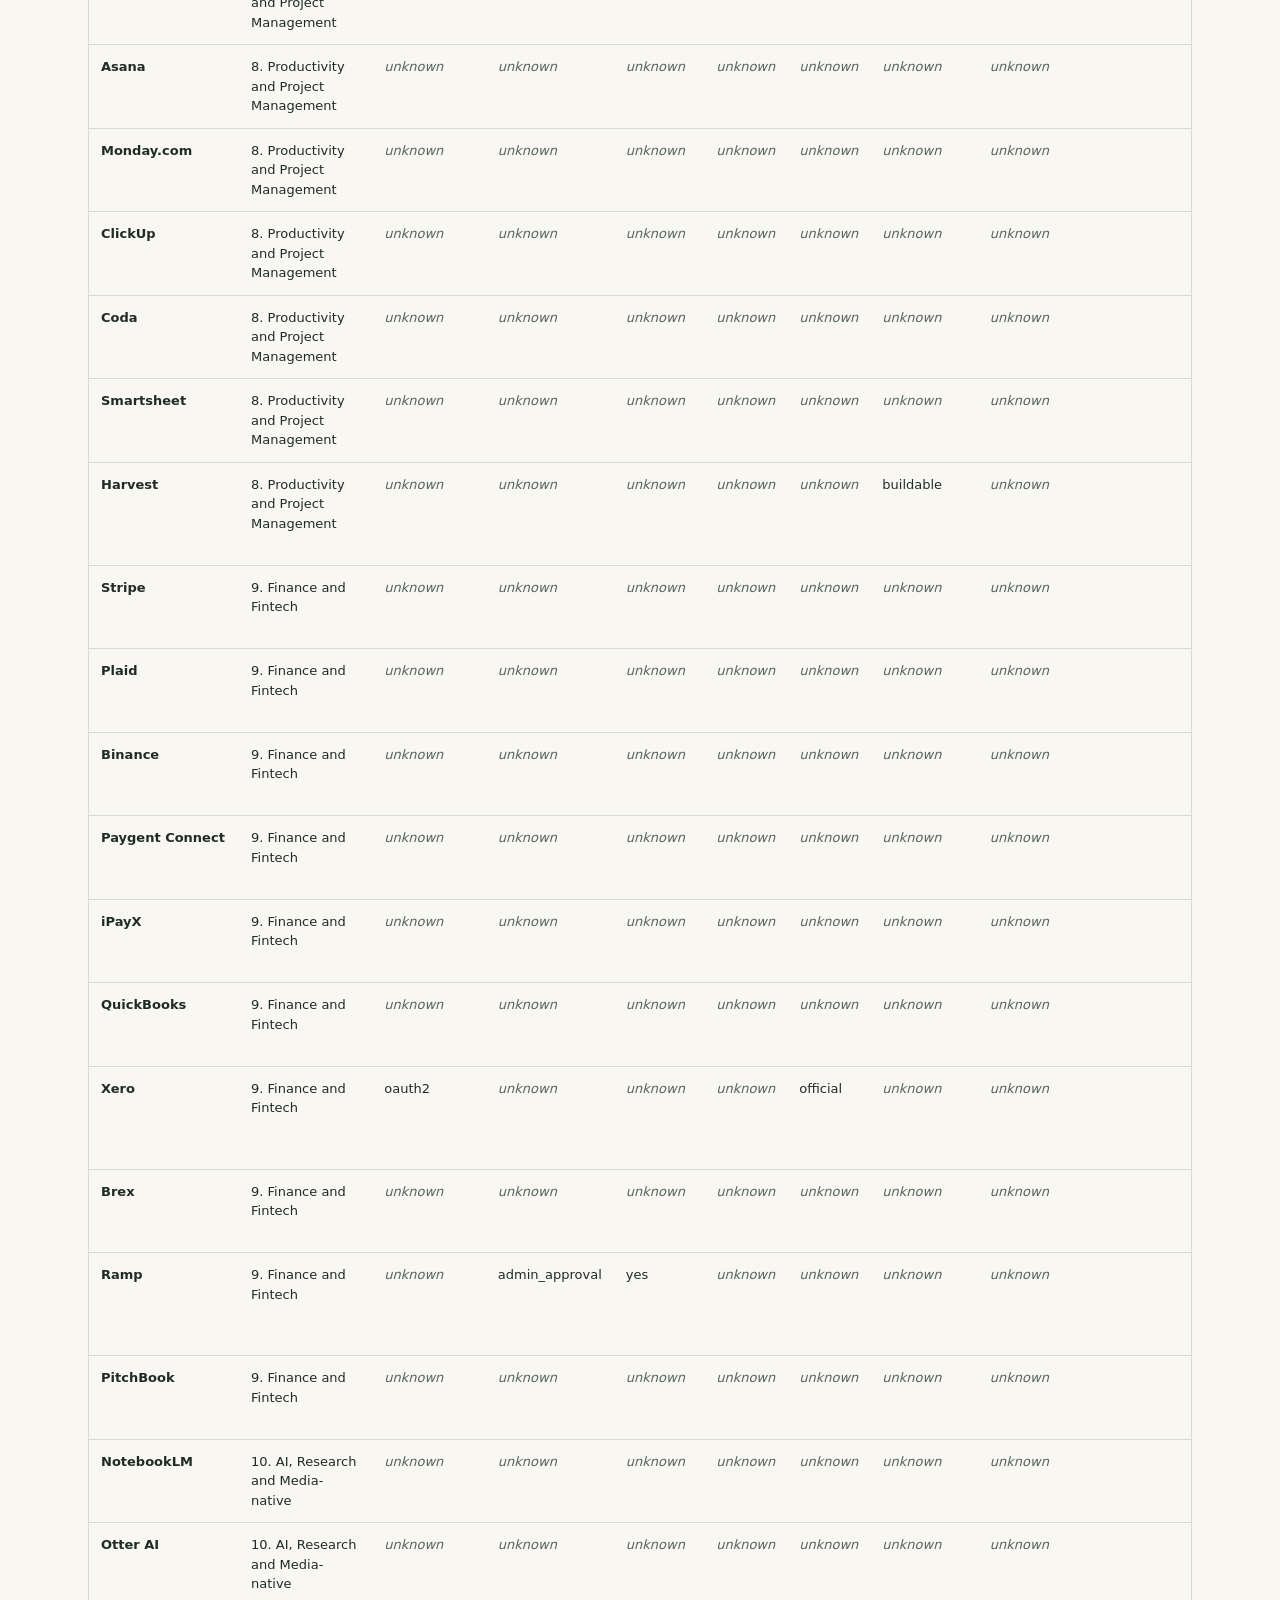
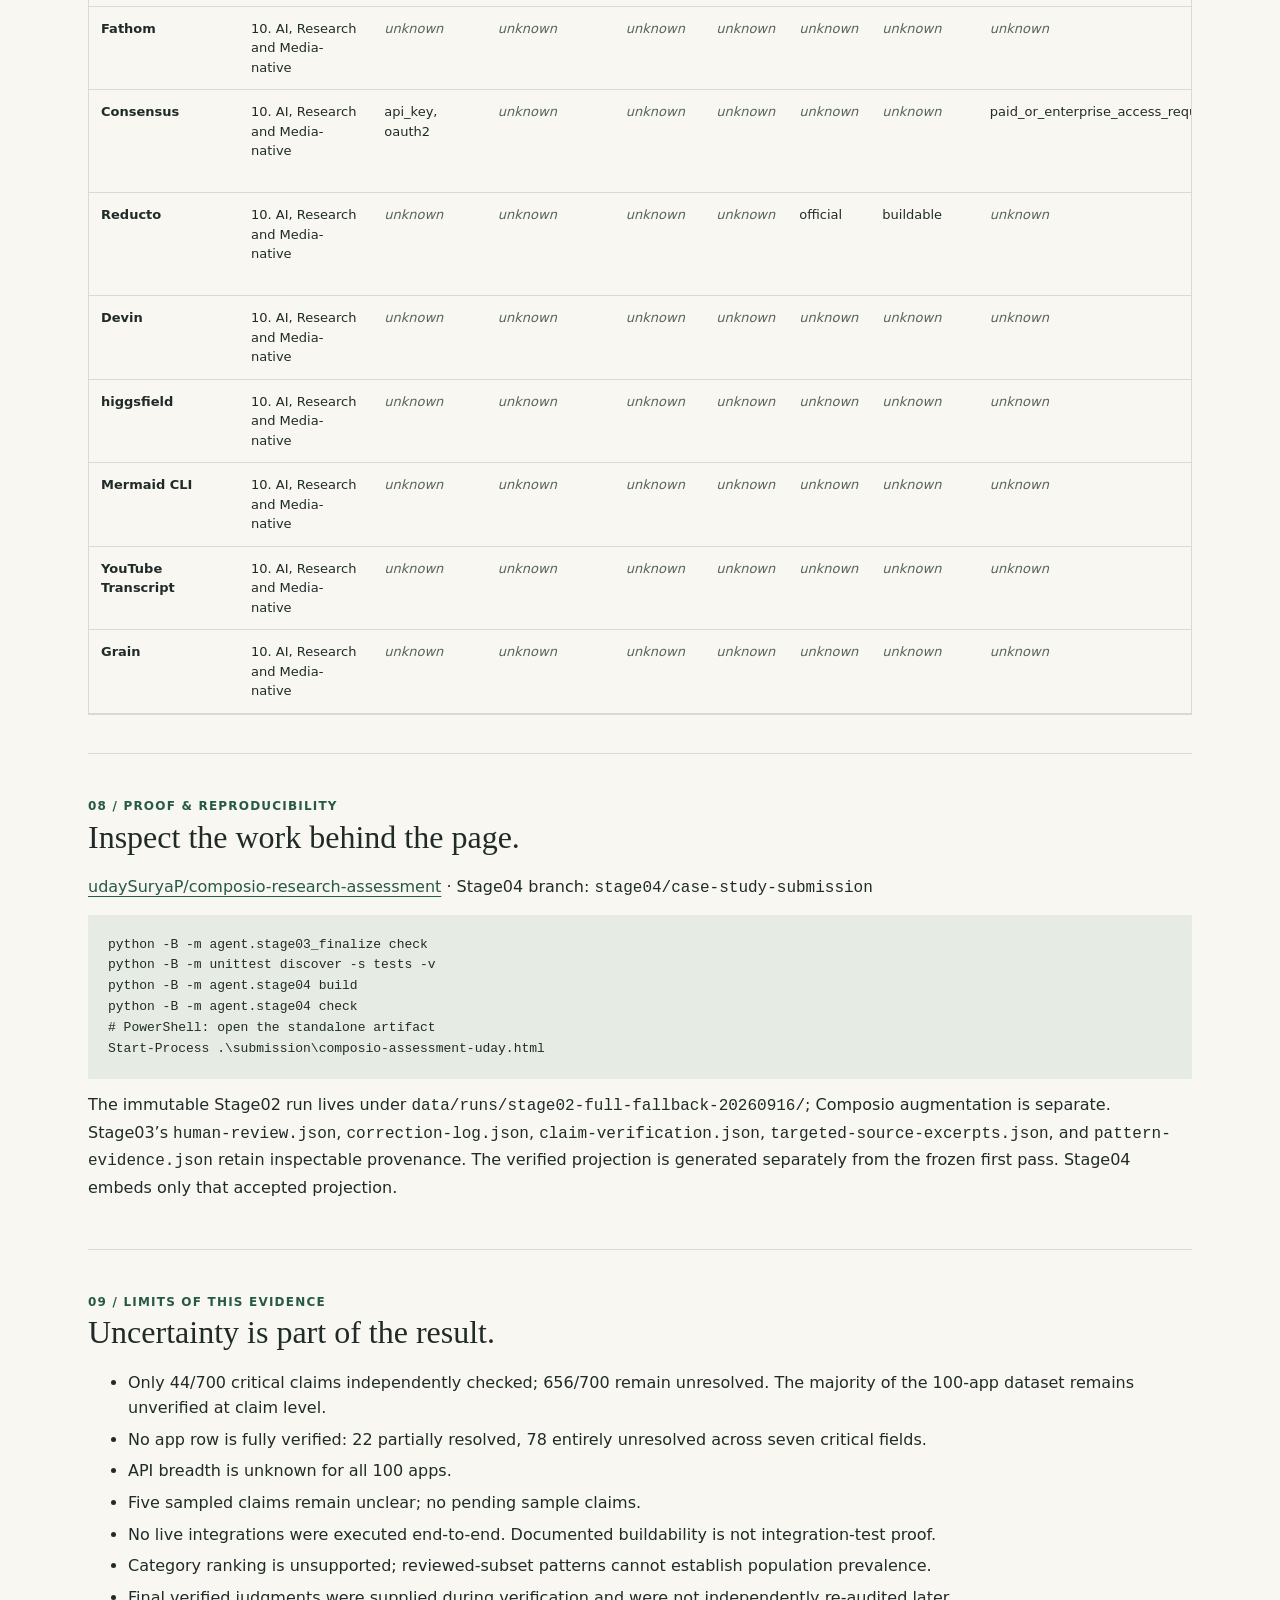
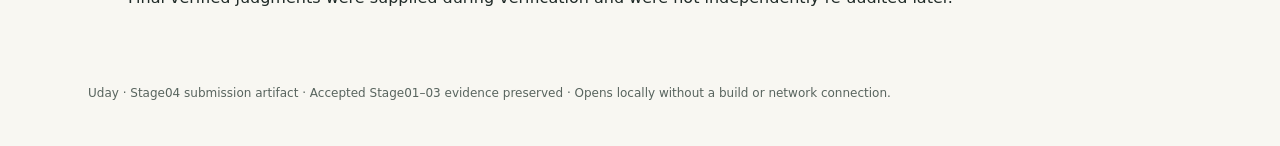
<file: submission/history/stage04-composio-assessment-uday.html>
<!doctype html><html lang="en"><head><meta charset="utf-8"><meta name="viewport" content="width=device-width,initial-scale=1"><title>Integration readiness — Uday’s Composio assessment</title><style>
:root{--paper:#f8f7f2;--ink:#202b28;--muted:#58645e;--green:#275947;--line:#d6dbd3}*{box-sizing:border-box}body{margin:0;background:var(--paper);color:var(--ink);font:16px/1.6 system-ui,sans-serif}main{max-width:1180px;margin:auto;padding:32px 38px}a{color:var(--green);text-underline-offset:4px}header{display:flex;justify-content:space-between;border-bottom:1px solid var(--line);padding-bottom:16px;font-size:13px}nav{display:flex;gap:18px;flex-wrap:wrap}.eyebrow{font-size:12px;text-transform:uppercase;letter-spacing:.1em;color:var(--green);font-weight:700}h1{font:normal clamp(36px,5vw,64px)/1.08 Georgia,serif;max-width:900px;margin:20px 0}h2{font:normal 32px/1.2 Georgia,serif;margin:0 0 18px}h3{font-size:19px;line-height:1.3}p{margin:10px 0}small{font-size:13px;color:var(--muted)}.lead{max-width:860px;font-size:19px;color:var(--muted)}.hero{padding:46px 0 30px}.metrics{display:grid;grid-template-columns:repeat(6,1fr);gap:20px;border-top:1px solid var(--line);padding:24px 0 0;margin-top:28px}.metrics b{display:block;font-size:25px;line-height:1.3}.metrics span{font-size:12px;color:var(--muted)}section{padding:38px 0;border-top:1px solid var(--line);scroll-margin-top:20px}.findings{display:grid;grid-template-columns:repeat(3,1fr);gap:24px}.findings article{border-top:3px solid var(--green);padding-top:12px}.flow{display:flex;flex-wrap:wrap;gap:10px;list-style:none;padding:0}.flow li{padding:8px 12px;background:#e6ece4;font-size:13px}.flow li:not(:last-child):after{content:' →';color:var(--green)}.two{display:grid;grid-template-columns:1fr 1fr;gap:32px}.score{display:grid;grid-template-columns:1fr 1fr 1fr;gap:24px;background:#e6ece4;padding:24px}.score b{font-size:38px;display:block}.bar{height:8px;background:#c8d3c6;margin:12px 0}.bar i{display:block;height:100%;background:var(--green)}.notice{border-left:4px solid var(--green);padding:10px 18px;background:#eef0e9}.scroll{overflow:auto;border:1px solid var(--line);margin-top:16px}table{border-collapse:collapse;width:100%;font-size:13px;line-height:1.5}th,td{padding:12px;text-align:left;border-bottom:1px solid var(--line);vertical-align:top}thead{background:#e6ece4}#matrix{min-width:1250px}#matrix th:first-child{min-width:150px}td.unknown{color:var(--muted);font-style:italic}.controls{display:flex;gap:12px;flex-wrap:wrap}.controls label{font-size:13px;display:flex;flex-direction:column;gap:4px}input,select{font:inherit;padding:10px;border:1px solid #829487;border-radius:3px;background:white;color:var(--ink)}input{min-width:250px}pre{white-space:pre-wrap;overflow-wrap:anywhere;background:#e6ece4;padding:20px;font-size:13px}li{margin:6px 0}footer{padding:20px 0;font-size:12px;color:var(--muted)}:focus-visible{outline:3px solid #b77729;outline-offset:3px}@media(max-width:700px){main{padding:20px}.hero{padding-top:28px}.metrics{grid-template-columns:repeat(2,1fr)}.findings,.two{grid-template-columns:1fr}.score{gap:10px;padding:16px}.score b{font-size:27px}header{gap:20px;align-items:start;flex-direction:column}.controls label,input,select{width:100%}h2{font-size:28px}}@media print{.controls,nav{display:none}.scroll{overflow:visible}main{max-width:none}}
</style></head><body><main><header><strong>UDAY / COMPOSIO PRODUCT INTERN ASSESSMENT</strong><nav aria-label="Sections"><a href="#findings">Findings</a><a href="#verification">Verification</a><a href="#apps">100 apps</a><a href="#proof">Proof</a></nav></header>
<div class="hero"><span class="eyebrow">100 apps · 10 categories · evidence before certainty</span><h1>Integration readiness goes beyond the API.</h1><p class="lead">Researching 100 apps showed that integration readiness is less about whether an API exists and more about permissions, authentication, evidence quality, and verification. Human review improved the sampled claims; most dataset claims remain unresolved.</p><div class="metrics"><div><b>100</b><span>apps researched</span></div><div><b>10</b><span>categories</span></div><div><b>40</b><span>human-reviewed claims</span></div><div><b>7/35 → 35/35</b><span>same scoreable sample</span></div><div><b>5</b><span>sample claims unresolved</span></div><div><b>44/700</b><span>critical claims independently checked</span></div></div></div>
<section id="findings"><span class="eyebrow">01 / Findings</span><h2>Design the connector around the gates.</h2><p>These are bounded findings from the reviewed subset, not prevalence estimates for all 100 apps.</p><div class="findings"><article><span class="eyebrow">4/5 resolved sampled claims</span><h3>Permissions shape onboarding</h3><p>Plan authorization and administrator onboarding as integration work: admin permissions condition most resolved sampled access findings.</p><small>6 reviewed · 1 unclear. Internal versus public distribution paths can have additional gates; a single access enum does not capture every path. Only the predeclared reviewed field subset, not all 100 apps; other unknown claims are excluded.</small></article><article><span class="eyebrow">6/6 resolved sampled claims</span><h3>OAuth lifecycle is reusable</h3><p>OAuth lifecycle support belongs in the reusable integration foundation: all resolved sampled auth findings include OAuth2.</p><small>6 reviewed · 0 unclear. Auth values are multi-label; token use and token acquisition differ. This measures six sampled auth claims, not OAuth prevalence across the app list. Only the predeclared reviewed field subset, not all 100 apps; other unknown claims are excluded.</small></article><article><span class="eyebrow">5/5 resolved sampled claims</span><h3>REST is a common foundation</h3><p>A REST connector foundation fits every resolved sampled API-type finding.</p><small>6 reviewed · 1 unclear. This establishes documented REST, not absence of other protocols or sufficient endpoint breadth. Only the predeclared reviewed field subset, not all 100 apps; other unknown claims are excluded.</small></article><article><span class="eyebrow">3/3 resolved sampled claims</span><h3>MCP adds an execution surface</h3><p>Official MCP provides an integration path for resolved sampled MCP findings; missing evidence still requires abstention.</p><small>6 reviewed · 3 unclear. Three other sampled MCP claims remain unclear. Official MCP does not guarantee API feature parity, access eligibility or reduced implementation cost. Only the predeclared reviewed field subset, not all 100 apps; other unknown claims are excluded.</small></article><article><span class="eyebrow">5/5 resolved sampled claims</span><h3>Buildability has conditions</h3><p>Documented self-service workflows make all reviewed buildability examples buildable; production quotas and permissions still matter.</p><small>5 reviewed · 0 unclear. Includes Twilio trial restrictions and MrScraper quota/target-site constraints. No sandbox proof or integration implementation was performed. Only the predeclared reviewed field subset, not all 100 apps; other unknown claims are excluded.</small></article></div></section>
<section id="workflow"><span class="eyebrow">02 / Research agent</span><h2>A pipeline with a human boundary.</h2><ol class="flow"><li>Assigned apps</li><li>Discovery</li><li>Official-source retrieval</li><li>Structured extraction</li><li>Evidence checks</li><li>Deterministic sample</li><li>Human verification</li><li>Correction log</li><li>Verified projection</li><li>Pattern analysis</li></ol><div class="two"><p>The Python pipeline used a structured schema and OpenAI strict JSON-schema extraction, preferred official sources, and checked evidence support. The initial discovery path fell back to assigned seed documentation after Composio authentication failed. Failed extraction produced explicit unknowns, rather than guessed capabilities.</p><p>First-pass runs were frozen. A deterministic sample (seed 42) selected 20 apps and 40 claims before judgments. Human review confirmed source identity and claim support; corrections were logged separately. A conservative verified projection then supported bounded pattern analysis.</p></div></section>
<section id="composio"><span class="eyebrow">03 / Composio contribution</span><h2>Live search augmented the research.</h2><p>The initial authentication failed because the wrong key type was used. After using a valid Composio Platform Project API key, live toolkit inspection selected <code>composio_search</code> and action <code>COMPOSIO_SEARCH_TAVILY</code>, observed version <code>20260903_00</code>.</p><p><strong>Eight successful live searches</strong> ran in a separate augmentation checkpoint. It preserved the frozen first pass. This was a separate research path; it does not establish that all 100 apps were researched through Composio.</p></section>
<section id="verification"><span class="eyebrow">04 / Verification</span><h2>The sample improved. Coverage stayed explicit.</h2><div class="score"><div><small>FIRST PASS</small><b>7/35</b><div class="bar"><i style="width:20%"></i></div>20% correct</div><div><small>AFTER VERIFICATION</small><b>35/35</b><div class="bar"><i style="width:100%"></i></div>100% on scoreable sample</div><div><small>UNCLEAR / UNSCORED</small><b>5</b>of 40 reviewed claims</div></div><p>On a deterministic 40-claim human sample, 35 claims were scoreable. The first pass matched 7/35; after source-backed human verification, the final values matched 35/35 of those same scoreable claims. Five claims remained unresolved.</p><p class="notice">This is a sample-level workflow result (+80 percentage points), not whole-dataset accuracy. Final judgments were supplied during verification, not via an independent delayed re-audit. Most first-pass misses were missing/unknown information: 25 unknown values later resolved and three incorrect or incomplete known values.</p><p>20 human-reviewed apps · 40 claims · 35 scoreable · 5 unscored · 0 pending. Unresolved: Freshdesk MCP; fanbasis access pricing tier; Harvest MCP; Paygent Connect API type and MCP.</p></section>
<section id="corrections"><span class="eyebrow">05 / Corrections</span><h2>What changed, and why it matters.</h2><div class="scroll"><table><caption>First pass → official evidence → verified result → lesson</caption><thead><tr><th>App</th><th>First pass</th><th>Evidence found</th><th>Verified result</th><th>Lesson</th></tr></thead><tbody><tr><th scope="row">Shopify</th><td>bearer_token</td><td><a href="https://shopify.dev/docs/api/usage/authentication">Official source inspected</a><br>Shopify&#x27;s GraphQL Admin API authenticates requests with an access token sent in the X-Shopify-Access-Token header. Shopify documents OAuth, usually token exchange or the authorization code grant depending on app type, as the standard flow for obtaining that to…</td><td>oauth2, bearer_token</td><td>Separate token acquisition from token transport; permissions and review still condition distribution.</td></tr><tr><th scope="row">Cloudflare</th><td>bearer_token</td><td><a href="https://developers.cloudflare.com/fundamentals/api/get-started/create-token/">Official source inspected</a><br>Cloudflare documents three relevant authentication mechanisms. API Tokens are sent in the Authorization header using the Bearer scheme and are the recommended method for API access. Cloudflare also still supports the legacy Global API Key, though it is explici…</td><td>oauth2, bearer_token, api_key</td><td>Bearer transport alone misses OAuth2 and legacy API-key paths.</td></tr><tr><th scope="row">SE Ranking</th><td>unknown</td><td><a href="https://seranking.com/api.html">Official source inspected</a><br>SE Ranking officially documents and hosts its own remote MCP server at https://api.seranking.com/mcp. The documentation states that it is centrally hosted and managed by SE Ranking, supports Streamable HTTP transport, uses OAuth 2.1 with dynamic client registr…</td><td>official</td><td>An unknown can become a documented official hosted MCP surface.</td></tr><tr><th scope="row">HubSpot</th><td>self_serve_paid</td><td><a href="https://developers.hubspot.com/docs/apps/developer-platform/build-apps/authentication/oauth/working-with-oauth">Official source inspected</a><br>This page does not establish that API access is paid. Instead, it explicitly states that users installing apps in a HubSpot account must either be a Super Admin or have HubSpot Marketplace Access permissions. Therefore the first-pass value self_serve_paid is n…</td><td>admin_approval</td><td>Admin permission is an onboarding gate, distinct from pricing.</td></tr><tr><th scope="row">Paygent Connect</th><td>unknown</td><td><a href="https://paygent.io/">Official source inspected</a><br>The assigned product identity could not be reliably matched to the currently documented Paygent developer product. Search results surface multiple distinct products using the Paygent name, including an AI-agent payments product at api.paygent.tech and other un…</td><td>unknown</td><td>Identity must match before another product’s documentation can support a claim.</td></tr></tbody></table></div></section>
<section id="failures"><span class="eyebrow">06 / Failure modes</span><h2>Gaps became review work, not hidden certainty.</h2><div class="scroll"><table><thead><tr><th>Failure mode</th><th>Detection</th><th>Mitigation</th></tr></thead><tbody><tr><th>Unknown first-pass claims</th><td>Paired human source review</td><td>Resolve supported values; retain unresolved unknowns.</td></tr><tr><th>Incomplete authentication classification</th><td>Official OAuth/token documentation</td><td>Use multi-label auth and distinguish acquisition from transport.</td></tr><tr><th>Pricing confused with permissions</th><td>Admin requirements and plan-tier review</td><td>Separate onboarding gates; abstain where pricing is unstated.</td></tr><tr><th>Irrelevant supporting quotation</th><td>Claim-level support review (HubSpot MCP)</td><td>Replace active evidence with official MCP documentation; preserve baseline.</td></tr><tr><th>Website login confused with developer API authentication</th><td>Vercel augmentation source inspection</td><td>Do not promote sign-in inference; use official REST token evidence.</td></tr><tr><th>Extraction failure</th><td>Frozen failure log (SendGrid)</td><td>Keep unknown record; augmentation remains a candidate until verified.</td></tr><tr><th>Product identity collision</th><td>Paygent identity review</td><td>Keep assigned identity; do not borrow another product’s docs.</td></tr></tbody></table></div><p><small>Archived extraction warnings are quality flags, not confirmed semantic errors. Coverage abstentions are not proven errors.</small></p></section>
<section id="apps"><span class="eyebrow">07 / Verified projection</span><h2>The full 100-app matrix.</h2><p>22 apps partially resolved · 78 apps with all seven critical fields unresolved · 0 fully verified rows. Unknown means unresolved; it does not mean blocked, no API, or no MCP. Coverage counts seven critical fields; primary blocker is shown separately.</p><div class="controls"><label>Search apps or claims<input id="search" type="search" placeholder="Try Shopify or OAuth2"></label><label>Category<select id="category"><option value="">All categories</option><option>1. CRM and Sales</option><option>10. AI, Research and Media-native</option><option>2. Support and Helpdesk</option><option>3. Communications and Messaging</option><option>4. Marketing, Ads, Email and Social</option><option>5. Ecommerce</option><option>6. Data, SEO and Scraping</option><option>7. Developer, Infra and Data platforms</option><option>8. Productivity and Project Management</option><option>9. Finance and Fintech</option></select></label><label>Coverage<select id="coverage"><option value="">All coverage states</option><option value="partial">Partially resolved</option><option value="unknown">All critical fields unresolved</option></select></label></div><p id="count" role="status" aria-live="polite">100 of 100 apps</p><div class="scroll" tabindex="0" aria-label="App matrix, scroll horizontally for all fields"><table id="matrix"><caption>Stage03 verified-only values. No app row is fully verified.</caption><thead><tr><th>App</th><th>Category</th><th>Auth</th><th>Access</th><th>API available</th><th>API type</th><th>MCP</th><th>Buildability</th><th>Primary blocker</th><th>Verification / coverage</th></tr></thead><tbody><tr data-id="1"><th scope="row">Salesforce</th><td>1. CRM and Sales</td><td class="unknown">unknown</td><td class="unknown">unknown</td><td class="">yes</td><td class="">rest</td><td class="unknown">unknown</td><td class="unknown">unknown</td><td class="unknown">unknown</td><td>2 / 7 checked · partially resolved</td></tr><tr data-id="2"><th scope="row">HubSpot</th><td>1. CRM and Sales</td><td class="">oauth2</td><td class="">admin_approval</td><td class="unknown">unknown</td><td class="unknown">unknown</td><td class="">official</td><td class="unknown">unknown</td><td class="unknown">unknown</td><td>3 / 7 checked · partially resolved</td></tr><tr data-id="3"><th scope="row">Pipedrive</th><td>1. CRM and Sales</td><td class="unknown">unknown</td><td class="unknown">unknown</td><td class="unknown">unknown</td><td class="unknown">unknown</td><td class="unknown">unknown</td><td class="unknown">unknown</td><td class="unknown">unknown</td><td>0 / 7 checked · unresolved</td></tr><tr data-id="4"><th scope="row">Attio</th><td>1. CRM and Sales</td><td class="unknown">unknown</td><td class="unknown">unknown</td><td class="unknown">unknown</td><td class="unknown">unknown</td><td class="unknown">unknown</td><td class="unknown">unknown</td><td class="unknown">unknown</td><td>0 / 7 checked · unresolved</td></tr><tr data-id="5"><th scope="row">Twenty</th><td>1. CRM and Sales</td><td class="unknown">unknown</td><td class="unknown">unknown</td><td class="unknown">unknown</td><td class="unknown">unknown</td><td class="unknown">unknown</td><td class="unknown">unknown</td><td class="unknown">unknown</td><td>0 / 7 checked · unresolved</td></tr><tr data-id="6"><th scope="row">Podio</th><td>1. CRM and Sales</td><td class="unknown">unknown</td><td class="unknown">unknown</td><td class="unknown">unknown</td><td class="unknown">unknown</td><td class="unknown">unknown</td><td class="unknown">unknown</td><td class="unknown">unknown</td><td>0 / 7 checked · unresolved</td></tr><tr data-id="7"><th scope="row">Zoho CRM</th><td>1. CRM and Sales</td><td class="unknown">unknown</td><td class="unknown">unknown</td><td class="unknown">unknown</td><td class="unknown">unknown</td><td class="unknown">unknown</td><td class="unknown">unknown</td><td class="unknown">unknown</td><td>0 / 7 checked · unresolved</td></tr><tr data-id="8"><th scope="row">Close</th><td>1. CRM and Sales</td><td class="unknown">unknown</td><td class="unknown">unknown</td><td class="unknown">unknown</td><td class="unknown">unknown</td><td class="unknown">unknown</td><td class="unknown">unknown</td><td class="unknown">unknown</td><td>0 / 7 checked · unresolved</td></tr><tr data-id="9"><th scope="row">Copper</th><td>1. CRM and Sales</td><td class="unknown">unknown</td><td class="unknown">unknown</td><td class="unknown">unknown</td><td class="unknown">unknown</td><td class="unknown">unknown</td><td class="unknown">unknown</td><td class="unknown">unknown</td><td>0 / 7 checked · unresolved</td></tr><tr data-id="10"><th scope="row">DealCloud</th><td>1. CRM and Sales</td><td class="unknown">unknown</td><td class="unknown">unknown</td><td class="unknown">unknown</td><td class="unknown">unknown</td><td class="unknown">unknown</td><td class="unknown">unknown</td><td class="unknown">unknown</td><td>0 / 7 checked · unresolved</td></tr><tr data-id="11"><th scope="row">Zendesk</th><td>2. Support and Helpdesk</td><td class="unknown">unknown</td><td class="unknown">unknown</td><td class="unknown">unknown</td><td class="unknown">unknown</td><td class="unknown">unknown</td><td class="unknown">unknown</td><td class="unknown">unknown</td><td>0 / 7 checked · unresolved</td></tr><tr data-id="12"><th scope="row">Intercom</th><td>2. Support and Helpdesk</td><td class="unknown">unknown</td><td class="unknown">unknown</td><td class="unknown">unknown</td><td class="unknown">unknown</td><td class="unknown">unknown</td><td class="unknown">unknown</td><td class="unknown">unknown</td><td>0 / 7 checked · unresolved</td></tr><tr data-id="13"><th scope="row">Freshdesk</th><td>2. Support and Helpdesk</td><td class="unknown">unknown</td><td class="unknown">unknown</td><td class="unknown">unknown</td><td class="">rest</td><td class="unknown">unknown</td><td class="unknown">unknown</td><td class="unknown">unknown</td><td>1 / 7 checked · partially resolved</td></tr><tr data-id="14"><th scope="row">Front</th><td>2. Support and Helpdesk</td><td class="unknown">unknown</td><td class="">admin_approval</td><td class="">yes</td><td class="unknown">unknown</td><td class="unknown">unknown</td><td class="unknown">unknown</td><td class="unknown">unknown</td><td>2 / 7 checked · partially resolved</td></tr><tr data-id="15"><th scope="row">Pylon</th><td>2. Support and Helpdesk</td><td class="unknown">unknown</td><td class="unknown">unknown</td><td class="unknown">unknown</td><td class="unknown">unknown</td><td class="unknown">unknown</td><td class="unknown">unknown</td><td class="unknown">unknown</td><td>0 / 7 checked · unresolved</td></tr><tr data-id="16"><th scope="row">LiveAgent</th><td>2. Support and Helpdesk</td><td class="unknown">unknown</td><td class="unknown">unknown</td><td class="unknown">unknown</td><td class="unknown">unknown</td><td class="unknown">unknown</td><td class="unknown">unknown</td><td class="unknown">unknown</td><td>0 / 7 checked · unresolved</td></tr><tr data-id="17"><th scope="row">Plain</th><td>2. Support and Helpdesk</td><td class="unknown">unknown</td><td class="unknown">unknown</td><td class="unknown">unknown</td><td class="unknown">unknown</td><td class="unknown">unknown</td><td class="unknown">unknown</td><td class="unknown">unknown</td><td>0 / 7 checked · unresolved</td></tr><tr data-id="18"><th scope="row">Help Scout</th><td>2. Support and Helpdesk</td><td class="unknown">unknown</td><td class="unknown">unknown</td><td class="unknown">unknown</td><td class="unknown">unknown</td><td class="unknown">unknown</td><td class="unknown">unknown</td><td class="unknown">unknown</td><td>0 / 7 checked · unresolved</td></tr><tr data-id="19"><th scope="row">Gorgias</th><td>2. Support and Helpdesk</td><td class="unknown">unknown</td><td class="unknown">unknown</td><td class="unknown">unknown</td><td class="unknown">unknown</td><td class="unknown">unknown</td><td class="unknown">unknown</td><td class="unknown">unknown</td><td>0 / 7 checked · unresolved</td></tr><tr data-id="20"><th scope="row">Gladly</th><td>2. Support and Helpdesk</td><td class="unknown">unknown</td><td class="unknown">unknown</td><td class="unknown">unknown</td><td class="unknown">unknown</td><td class="unknown">unknown</td><td class="unknown">unknown</td><td class="unknown">unknown</td><td>0 / 7 checked · unresolved</td></tr><tr data-id="21"><th scope="row">Slack</th><td>3. Communications and Messaging</td><td class="unknown">unknown</td><td class="unknown">unknown</td><td class="unknown">unknown</td><td class="unknown">unknown</td><td class="unknown">unknown</td><td class="unknown">unknown</td><td class="unknown">unknown</td><td>0 / 7 checked · unresolved</td></tr><tr data-id="22"><th scope="row">Twilio</th><td>3. Communications and Messaging</td><td class="unknown">unknown</td><td class="unknown">unknown</td><td class="unknown">unknown</td><td class="unknown">unknown</td><td class="unknown">unknown</td><td class="">buildable</td><td class="">trial_and_paid_account_restrictions</td><td>2 / 7 checked · partially resolved</td></tr><tr data-id="23"><th scope="row">Zoho Cliq</th><td>3. Communications and Messaging</td><td class="unknown">unknown</td><td class="unknown">unknown</td><td class="unknown">unknown</td><td class="unknown">unknown</td><td class="unknown">unknown</td><td class="unknown">unknown</td><td class="unknown">unknown</td><td>0 / 7 checked · unresolved</td></tr><tr data-id="24"><th scope="row">Lark (Larksuite)</th><td>3. Communications and Messaging</td><td class="unknown">unknown</td><td class="unknown">unknown</td><td class="unknown">unknown</td><td class="unknown">unknown</td><td class="unknown">unknown</td><td class="unknown">unknown</td><td class="unknown">unknown</td><td>0 / 7 checked · unresolved</td></tr><tr data-id="25"><th scope="row">Pumble</th><td>3. Communications and Messaging</td><td class="unknown">unknown</td><td class="unknown">unknown</td><td class="unknown">unknown</td><td class="unknown">unknown</td><td class="unknown">unknown</td><td class="unknown">unknown</td><td class="unknown">unknown</td><td>0 / 7 checked · unresolved</td></tr><tr data-id="26"><th scope="row">Discord</th><td>3. Communications and Messaging</td><td class="unknown">unknown</td><td class="unknown">unknown</td><td class="unknown">unknown</td><td class="unknown">unknown</td><td class="unknown">unknown</td><td class="unknown">unknown</td><td class="unknown">unknown</td><td>0 / 7 checked · unresolved</td></tr><tr data-id="27"><th scope="row">Telegram</th><td>3. Communications and Messaging</td><td class="unknown">unknown</td><td class="unknown">unknown</td><td class="unknown">unknown</td><td class="unknown">unknown</td><td class="unknown">unknown</td><td class="unknown">unknown</td><td class="unknown">unknown</td><td>0 / 7 checked · unresolved</td></tr><tr data-id="28"><th scope="row">WhatsApp Business</th><td>3. Communications and Messaging</td><td class="unknown">unknown</td><td class="unknown">unknown</td><td class="unknown">unknown</td><td class="unknown">unknown</td><td class="unknown">unknown</td><td class="unknown">unknown</td><td class="unknown">unknown</td><td>0 / 7 checked · unresolved</td></tr><tr data-id="29"><th scope="row">Aircall</th><td>3. Communications and Messaging</td><td class="">oauth2, basic</td><td class="">admin_approval</td><td class="unknown">unknown</td><td class="unknown">unknown</td><td class="unknown">unknown</td><td class="unknown">unknown</td><td class="unknown">unknown</td><td>2 / 7 checked · partially resolved</td></tr><tr data-id="30"><th scope="row">Vonage</th><td>3. Communications and Messaging</td><td class="unknown">unknown</td><td class="unknown">unknown</td><td class="unknown">unknown</td><td class="unknown">unknown</td><td class="unknown">unknown</td><td class="unknown">unknown</td><td class="unknown">unknown</td><td>0 / 7 checked · unresolved</td></tr><tr data-id="31"><th scope="row">Google Ads</th><td>4. Marketing, Ads, Email and Social</td><td class="unknown">unknown</td><td class="unknown">unknown</td><td class="unknown">unknown</td><td class="unknown">unknown</td><td class="unknown">unknown</td><td class="unknown">unknown</td><td class="unknown">unknown</td><td>0 / 7 checked · unresolved</td></tr><tr data-id="32"><th scope="row">Meta Ads</th><td>4. Marketing, Ads, Email and Social</td><td class="unknown">unknown</td><td class="unknown">unknown</td><td class="">yes</td><td class="">rest</td><td class="unknown">unknown</td><td class="unknown">unknown</td><td class="unknown">unknown</td><td>2 / 7 checked · partially resolved</td></tr><tr data-id="33"><th scope="row">LinkedIn Ads</th><td>4. Marketing, Ads, Email and Social</td><td class="unknown">unknown</td><td class="unknown">unknown</td><td class="unknown">unknown</td><td class="unknown">unknown</td><td class="unknown">unknown</td><td class="unknown">unknown</td><td class="unknown">unknown</td><td>0 / 7 checked · unresolved</td></tr><tr data-id="34"><th scope="row">GoHighLevel</th><td>4. Marketing, Ads, Email and Social</td><td class="unknown">unknown</td><td class="unknown">unknown</td><td class="unknown">unknown</td><td class="unknown">unknown</td><td class="unknown">unknown</td><td class="unknown">unknown</td><td class="unknown">unknown</td><td>0 / 7 checked · unresolved</td></tr><tr data-id="35"><th scope="row">Mailchimp</th><td>4. Marketing, Ads, Email and Social</td><td class="unknown">unknown</td><td class="unknown">unknown</td><td class="unknown">unknown</td><td class="unknown">unknown</td><td class="unknown">unknown</td><td class="unknown">unknown</td><td class="unknown">unknown</td><td>0 / 7 checked · unresolved</td></tr><tr data-id="36"><th scope="row">Klaviyo</th><td>4. Marketing, Ads, Email and Social</td><td class="unknown">unknown</td><td class="unknown">unknown</td><td class="unknown">unknown</td><td class="unknown">unknown</td><td class="unknown">unknown</td><td class="unknown">unknown</td><td class="unknown">unknown</td><td>0 / 7 checked · unresolved</td></tr><tr data-id="37"><th scope="row">systeme.io</th><td>4. Marketing, Ads, Email and Social</td><td class="unknown">unknown</td><td class="unknown">unknown</td><td class="unknown">unknown</td><td class="unknown">unknown</td><td class="">official</td><td class="">buildable</td><td class="unknown">unknown</td><td>2 / 7 checked · partially resolved</td></tr><tr data-id="38"><th scope="row">Pinterest</th><td>4. Marketing, Ads, Email and Social</td><td class="unknown">unknown</td><td class="unknown">unknown</td><td class="unknown">unknown</td><td class="unknown">unknown</td><td class="unknown">unknown</td><td class="unknown">unknown</td><td class="unknown">unknown</td><td>0 / 7 checked · unresolved</td></tr><tr data-id="39"><th scope="row">Threads (Meta)</th><td>4. Marketing, Ads, Email and Social</td><td class="unknown">unknown</td><td class="unknown">unknown</td><td class="unknown">unknown</td><td class="unknown">unknown</td><td class="unknown">unknown</td><td class="unknown">unknown</td><td class="unknown">unknown</td><td>0 / 7 checked · unresolved</td></tr><tr data-id="40"><th scope="row">SendGrid</th><td>4. Marketing, Ads, Email and Social</td><td class="">api_key</td><td class="unknown">unknown</td><td class="">yes</td><td class="">rest</td><td class="unknown">unknown</td><td class="unknown">unknown</td><td class="unknown">unknown</td><td>3 / 7 checked · partially resolved</td></tr><tr data-id="41"><th scope="row">Shopify</th><td>5. Ecommerce</td><td class="">oauth2, bearer_token</td><td class="unknown">unknown</td><td class="unknown">unknown</td><td class="unknown">unknown</td><td class="unknown">unknown</td><td class="unknown">unknown</td><td class="">review_and_permission_requirements</td><td>2 / 7 checked · partially resolved</td></tr><tr data-id="42"><th scope="row">WooCommerce</th><td>5. Ecommerce</td><td class="unknown">unknown</td><td class="unknown">unknown</td><td class="unknown">unknown</td><td class="unknown">unknown</td><td class="unknown">unknown</td><td class="unknown">unknown</td><td class="unknown">unknown</td><td>0 / 7 checked · unresolved</td></tr><tr data-id="43"><th scope="row">BigCommerce</th><td>5. Ecommerce</td><td class="unknown">unknown</td><td class="unknown">unknown</td><td class="unknown">unknown</td><td class="unknown">unknown</td><td class="unknown">unknown</td><td class="unknown">unknown</td><td class="unknown">unknown</td><td>0 / 7 checked · unresolved</td></tr><tr data-id="44"><th scope="row">Salesforce Commerce Cloud</th><td>5. Ecommerce</td><td class="unknown">unknown</td><td class="unknown">unknown</td><td class="unknown">unknown</td><td class="unknown">unknown</td><td class="unknown">unknown</td><td class="unknown">unknown</td><td class="unknown">unknown</td><td>0 / 7 checked · unresolved</td></tr><tr data-id="45"><th scope="row">Magento (Adobe Commerce)</th><td>5. Ecommerce</td><td class="unknown">unknown</td><td class="unknown">unknown</td><td class="unknown">unknown</td><td class="unknown">unknown</td><td class="unknown">unknown</td><td class="unknown">unknown</td><td class="unknown">unknown</td><td>0 / 7 checked · unresolved</td></tr><tr data-id="46"><th scope="row">Squarespace</th><td>5. Ecommerce</td><td class="unknown">unknown</td><td class="unknown">unknown</td><td class="unknown">unknown</td><td class="unknown">unknown</td><td class="unknown">unknown</td><td class="unknown">unknown</td><td class="unknown">unknown</td><td>0 / 7 checked · unresolved</td></tr><tr data-id="47"><th scope="row">Ecwid</th><td>5. Ecommerce</td><td class="unknown">unknown</td><td class="unknown">unknown</td><td class="unknown">unknown</td><td class="unknown">unknown</td><td class="unknown">unknown</td><td class="unknown">unknown</td><td class="unknown">unknown</td><td>0 / 7 checked · unresolved</td></tr><tr data-id="48"><th scope="row">Gumroad</th><td>5. Ecommerce</td><td class="unknown">unknown</td><td class="unknown">unknown</td><td class="unknown">unknown</td><td class="unknown">unknown</td><td class="unknown">unknown</td><td class="unknown">unknown</td><td class="unknown">unknown</td><td>0 / 7 checked · unresolved</td></tr><tr data-id="49"><th scope="row">Amazon Selling Partner</th><td>5. Ecommerce</td><td class="unknown">unknown</td><td class="unknown">unknown</td><td class="unknown">unknown</td><td class="unknown">unknown</td><td class="unknown">unknown</td><td class="unknown">unknown</td><td class="unknown">unknown</td><td>0 / 7 checked · unresolved</td></tr><tr data-id="50"><th scope="row">fanbasis</th><td>5. Ecommerce</td><td class="unknown">unknown</td><td class="unknown">unknown</td><td class="">yes</td><td class="unknown">unknown</td><td class="">unclear</td><td class="unknown">unknown</td><td class="unknown">unknown</td><td>1 / 7 checked · partially resolved</td></tr><tr data-id="51"><th scope="row">DataForSEO</th><td>6. Data, SEO and Scraping</td><td class="unknown">unknown</td><td class="unknown">unknown</td><td class="unknown">unknown</td><td class="unknown">unknown</td><td class="unknown">unknown</td><td class="unknown">unknown</td><td class="unknown">unknown</td><td>0 / 7 checked · unresolved</td></tr><tr data-id="52"><th scope="row">SE Ranking</th><td>6. Data, SEO and Scraping</td><td class="unknown">unknown</td><td class="unknown">unknown</td><td class="unknown">unknown</td><td class="">rest</td><td class="">official</td><td class="unknown">unknown</td><td class="unknown">unknown</td><td>2 / 7 checked · partially resolved</td></tr><tr data-id="53"><th scope="row">Ahrefs</th><td>6. Data, SEO and Scraping</td><td class="unknown">unknown</td><td class="unknown">unknown</td><td class="unknown">unknown</td><td class="unknown">unknown</td><td class="unknown">unknown</td><td class="unknown">unknown</td><td class="unknown">unknown</td><td>0 / 7 checked · unresolved</td></tr><tr data-id="54"><th scope="row">MrScraper</th><td>6. Data, SEO and Scraping</td><td class="unknown">unknown</td><td class="unknown">unknown</td><td class="unknown">unknown</td><td class="unknown">unknown</td><td class="unknown">unknown</td><td class="">buildable</td><td class="">usage_quota_and_target_site_constraints</td><td>2 / 7 checked · partially resolved</td></tr><tr data-id="55"><th scope="row">Apify</th><td>6. Data, SEO and Scraping</td><td class="unknown">unknown</td><td class="unknown">unknown</td><td class="unknown">unknown</td><td class="unknown">unknown</td><td class="unknown">unknown</td><td class="unknown">unknown</td><td class="unknown">unknown</td><td>0 / 7 checked · unresolved</td></tr><tr data-id="56"><th scope="row">Firecrawl</th><td>6. Data, SEO and Scraping</td><td class="unknown">unknown</td><td class="unknown">unknown</td><td class="unknown">unknown</td><td class="unknown">unknown</td><td class="unknown">unknown</td><td class="unknown">unknown</td><td class="unknown">unknown</td><td>0 / 7 checked · unresolved</td></tr><tr data-id="57"><th scope="row">Bright Data</th><td>6. Data, SEO and Scraping</td><td class="unknown">unknown</td><td class="unknown">unknown</td><td class="unknown">unknown</td><td class="unknown">unknown</td><td class="unknown">unknown</td><td class="unknown">unknown</td><td class="unknown">unknown</td><td>0 / 7 checked · unresolved</td></tr><tr data-id="58"><th scope="row">Sherlock</th><td>6. Data, SEO and Scraping</td><td class="unknown">unknown</td><td class="unknown">unknown</td><td class="unknown">unknown</td><td class="unknown">unknown</td><td class="unknown">unknown</td><td class="unknown">unknown</td><td class="unknown">unknown</td><td>0 / 7 checked · unresolved</td></tr><tr data-id="59"><th scope="row">Waterfall.io</th><td>6. Data, SEO and Scraping</td><td class="unknown">unknown</td><td class="unknown">unknown</td><td class="unknown">unknown</td><td class="unknown">unknown</td><td class="unknown">unknown</td><td class="unknown">unknown</td><td class="unknown">unknown</td><td>0 / 7 checked · unresolved</td></tr><tr data-id="60"><th scope="row">Clay</th><td>6. Data, SEO and Scraping</td><td class="unknown">unknown</td><td class="unknown">unknown</td><td class="unknown">unknown</td><td class="unknown">unknown</td><td class="unknown">unknown</td><td class="unknown">unknown</td><td class="unknown">unknown</td><td>0 / 7 checked · unresolved</td></tr><tr data-id="61"><th scope="row">GitHub</th><td>7. Developer, Infra and Data platforms</td><td class="unknown">unknown</td><td class="unknown">unknown</td><td class="unknown">unknown</td><td class="unknown">unknown</td><td class="unknown">unknown</td><td class="unknown">unknown</td><td class="unknown">unknown</td><td>0 / 7 checked · unresolved</td></tr><tr data-id="62"><th scope="row">Vercel</th><td>7. Developer, Infra and Data platforms</td><td class="">bearer_token</td><td class="unknown">unknown</td><td class="">yes</td><td class="">rest</td><td class="unknown">unknown</td><td class="unknown">unknown</td><td class="unknown">unknown</td><td>3 / 7 checked · partially resolved</td></tr><tr data-id="63"><th scope="row">Netlify</th><td>7. Developer, Infra and Data platforms</td><td class="unknown">unknown</td><td class="unknown">unknown</td><td class="unknown">unknown</td><td class="unknown">unknown</td><td class="unknown">unknown</td><td class="unknown">unknown</td><td class="unknown">unknown</td><td>0 / 7 checked · unresolved</td></tr><tr data-id="64"><th scope="row">Cloudflare</th><td>7. Developer, Infra and Data platforms</td><td class="">oauth2, bearer_token, api_key</td><td class="">self_serve_free</td><td class="unknown">unknown</td><td class="unknown">unknown</td><td class="unknown">unknown</td><td class="unknown">unknown</td><td class="unknown">unknown</td><td>2 / 7 checked · partially resolved</td></tr><tr data-id="65"><th scope="row">Supabase</th><td>7. Developer, Infra and Data platforms</td><td class="unknown">unknown</td><td class="unknown">unknown</td><td class="unknown">unknown</td><td class="unknown">unknown</td><td class="unknown">unknown</td><td class="unknown">unknown</td><td class="unknown">unknown</td><td>0 / 7 checked · unresolved</td></tr><tr data-id="66"><th scope="row">Neo4j</th><td>7. Developer, Infra and Data platforms</td><td class="unknown">unknown</td><td class="unknown">unknown</td><td class="unknown">unknown</td><td class="unknown">unknown</td><td class="unknown">unknown</td><td class="unknown">unknown</td><td class="unknown">unknown</td><td>0 / 7 checked · unresolved</td></tr><tr data-id="67"><th scope="row">Snowflake</th><td>7. Developer, Infra and Data platforms</td><td class="unknown">unknown</td><td class="unknown">unknown</td><td class="unknown">unknown</td><td class="unknown">unknown</td><td class="unknown">unknown</td><td class="unknown">unknown</td><td class="unknown">unknown</td><td>0 / 7 checked · unresolved</td></tr><tr data-id="68"><th scope="row">MongoDB Atlas</th><td>7. Developer, Infra and Data platforms</td><td class="unknown">unknown</td><td class="unknown">unknown</td><td class="unknown">unknown</td><td class="unknown">unknown</td><td class="unknown">unknown</td><td class="unknown">unknown</td><td class="unknown">unknown</td><td>0 / 7 checked · unresolved</td></tr><tr data-id="69"><th scope="row">Datadog</th><td>7. Developer, Infra and Data platforms</td><td class="unknown">unknown</td><td class="unknown">unknown</td><td class="">yes</td><td class="">rest</td><td class="unknown">unknown</td><td class="unknown">unknown</td><td class="unknown">unknown</td><td>2 / 7 checked · partially resolved</td></tr><tr data-id="70"><th scope="row">Sentry</th><td>7. Developer, Infra and Data platforms</td><td class="unknown">unknown</td><td class="unknown">unknown</td><td class="unknown">unknown</td><td class="unknown">unknown</td><td class="unknown">unknown</td><td class="unknown">unknown</td><td class="unknown">unknown</td><td>0 / 7 checked · unresolved</td></tr><tr data-id="71"><th scope="row">Notion</th><td>8. Productivity and Project Management</td><td class="">oauth2, bearer_token</td><td class="unknown">unknown</td><td class="unknown">unknown</td><td class="unknown">unknown</td><td class="unknown">unknown</td><td class="unknown">unknown</td><td class="">workspace_content_sharing_and_permission_requirements</td><td>2 / 7 checked · partially resolved</td></tr><tr data-id="72"><th scope="row">Airtable</th><td>8. Productivity and Project Management</td><td class="unknown">unknown</td><td class="unknown">unknown</td><td class="unknown">unknown</td><td class="unknown">unknown</td><td class="unknown">unknown</td><td class="unknown">unknown</td><td class="unknown">unknown</td><td>0 / 7 checked · unresolved</td></tr><tr data-id="73"><th scope="row">Linear</th><td>8. Productivity and Project Management</td><td class="unknown">unknown</td><td class="unknown">unknown</td><td class="unknown">unknown</td><td class="unknown">unknown</td><td class="unknown">unknown</td><td class="unknown">unknown</td><td class="unknown">unknown</td><td>0 / 7 checked · unresolved</td></tr><tr data-id="74"><th scope="row">Jira</th><td>8. Productivity and Project Management</td><td class="unknown">unknown</td><td class="unknown">unknown</td><td class="unknown">unknown</td><td class="unknown">unknown</td><td class="unknown">unknown</td><td class="unknown">unknown</td><td class="unknown">unknown</td><td>0 / 7 checked · unresolved</td></tr><tr data-id="75"><th scope="row">Asana</th><td>8. Productivity and Project Management</td><td class="unknown">unknown</td><td class="unknown">unknown</td><td class="unknown">unknown</td><td class="unknown">unknown</td><td class="unknown">unknown</td><td class="unknown">unknown</td><td class="unknown">unknown</td><td>0 / 7 checked · unresolved</td></tr><tr data-id="76"><th scope="row">Monday.com</th><td>8. Productivity and Project Management</td><td class="unknown">unknown</td><td class="unknown">unknown</td><td class="unknown">unknown</td><td class="unknown">unknown</td><td class="unknown">unknown</td><td class="unknown">unknown</td><td class="unknown">unknown</td><td>0 / 7 checked · unresolved</td></tr><tr data-id="77"><th scope="row">ClickUp</th><td>8. Productivity and Project Management</td><td class="unknown">unknown</td><td class="unknown">unknown</td><td class="unknown">unknown</td><td class="unknown">unknown</td><td class="unknown">unknown</td><td class="unknown">unknown</td><td class="unknown">unknown</td><td>0 / 7 checked · unresolved</td></tr><tr data-id="78"><th scope="row">Coda</th><td>8. Productivity and Project Management</td><td class="unknown">unknown</td><td class="unknown">unknown</td><td class="unknown">unknown</td><td class="unknown">unknown</td><td class="unknown">unknown</td><td class="unknown">unknown</td><td class="unknown">unknown</td><td>0 / 7 checked · unresolved</td></tr><tr data-id="79"><th scope="row">Smartsheet</th><td>8. Productivity and Project Management</td><td class="unknown">unknown</td><td class="unknown">unknown</td><td class="unknown">unknown</td><td class="unknown">unknown</td><td class="unknown">unknown</td><td class="unknown">unknown</td><td class="unknown">unknown</td><td>0 / 7 checked · unresolved</td></tr><tr data-id="80"><th scope="row">Harvest</th><td>8. Productivity and Project Management</td><td class="unknown">unknown</td><td class="unknown">unknown</td><td class="unknown">unknown</td><td class="unknown">unknown</td><td class="unknown">unknown</td><td class="">buildable</td><td class="unknown">unknown</td><td>1 / 7 checked · partially resolved</td></tr><tr data-id="81"><th scope="row">Stripe</th><td>9. Finance and Fintech</td><td class="unknown">unknown</td><td class="unknown">unknown</td><td class="unknown">unknown</td><td class="unknown">unknown</td><td class="unknown">unknown</td><td class="unknown">unknown</td><td class="unknown">unknown</td><td>0 / 7 checked · unresolved</td></tr><tr data-id="82"><th scope="row">Plaid</th><td>9. Finance and Fintech</td><td class="unknown">unknown</td><td class="unknown">unknown</td><td class="unknown">unknown</td><td class="unknown">unknown</td><td class="unknown">unknown</td><td class="unknown">unknown</td><td class="unknown">unknown</td><td>0 / 7 checked · unresolved</td></tr><tr data-id="83"><th scope="row">Binance</th><td>9. Finance and Fintech</td><td class="unknown">unknown</td><td class="unknown">unknown</td><td class="unknown">unknown</td><td class="unknown">unknown</td><td class="unknown">unknown</td><td class="unknown">unknown</td><td class="unknown">unknown</td><td>0 / 7 checked · unresolved</td></tr><tr data-id="84"><th scope="row">Paygent Connect</th><td>9. Finance and Fintech</td><td class="unknown">unknown</td><td class="unknown">unknown</td><td class="unknown">unknown</td><td class="unknown">unknown</td><td class="unknown">unknown</td><td class="unknown">unknown</td><td class="unknown">unknown</td><td>0 / 7 checked · unresolved</td></tr><tr data-id="85"><th scope="row">iPayX</th><td>9. Finance and Fintech</td><td class="unknown">unknown</td><td class="unknown">unknown</td><td class="unknown">unknown</td><td class="unknown">unknown</td><td class="unknown">unknown</td><td class="unknown">unknown</td><td class="unknown">unknown</td><td>0 / 7 checked · unresolved</td></tr><tr data-id="86"><th scope="row">QuickBooks</th><td>9. Finance and Fintech</td><td class="unknown">unknown</td><td class="unknown">unknown</td><td class="unknown">unknown</td><td class="unknown">unknown</td><td class="unknown">unknown</td><td class="unknown">unknown</td><td class="unknown">unknown</td><td>0 / 7 checked · unresolved</td></tr><tr data-id="87"><th scope="row">Xero</th><td>9. Finance and Fintech</td><td class="">oauth2</td><td class="unknown">unknown</td><td class="unknown">unknown</td><td class="unknown">unknown</td><td class="">official</td><td class="unknown">unknown</td><td class="unknown">unknown</td><td>2 / 7 checked · partially resolved</td></tr><tr data-id="88"><th scope="row">Brex</th><td>9. Finance and Fintech</td><td class="unknown">unknown</td><td class="unknown">unknown</td><td class="unknown">unknown</td><td class="unknown">unknown</td><td class="unknown">unknown</td><td class="unknown">unknown</td><td class="unknown">unknown</td><td>0 / 7 checked · unresolved</td></tr><tr data-id="89"><th scope="row">Ramp</th><td>9. Finance and Fintech</td><td class="unknown">unknown</td><td class="">admin_approval</td><td class="">yes</td><td class="unknown">unknown</td><td class="unknown">unknown</td><td class="unknown">unknown</td><td class="unknown">unknown</td><td>2 / 7 checked · partially resolved</td></tr><tr data-id="90"><th scope="row">PitchBook</th><td>9. Finance and Fintech</td><td class="unknown">unknown</td><td class="unknown">unknown</td><td class="unknown">unknown</td><td class="unknown">unknown</td><td class="unknown">unknown</td><td class="unknown">unknown</td><td class="unknown">unknown</td><td>0 / 7 checked · unresolved</td></tr><tr data-id="91"><th scope="row">NotebookLM</th><td>10. AI, Research and Media-native</td><td class="unknown">unknown</td><td class="unknown">unknown</td><td class="unknown">unknown</td><td class="unknown">unknown</td><td class="unknown">unknown</td><td class="unknown">unknown</td><td class="unknown">unknown</td><td>0 / 7 checked · unresolved</td></tr><tr data-id="92"><th scope="row">Otter AI</th><td>10. AI, Research and Media-native</td><td class="unknown">unknown</td><td class="unknown">unknown</td><td class="unknown">unknown</td><td class="unknown">unknown</td><td class="unknown">unknown</td><td class="unknown">unknown</td><td class="unknown">unknown</td><td>0 / 7 checked · unresolved</td></tr><tr data-id="93"><th scope="row">Fathom</th><td>10. AI, Research and Media-native</td><td class="unknown">unknown</td><td class="unknown">unknown</td><td class="unknown">unknown</td><td class="unknown">unknown</td><td class="unknown">unknown</td><td class="unknown">unknown</td><td class="unknown">unknown</td><td>0 / 7 checked · unresolved</td></tr><tr data-id="94"><th scope="row">Consensus</th><td>10. AI, Research and Media-native</td><td class="">api_key, oauth2</td><td class="unknown">unknown</td><td class="unknown">unknown</td><td class="unknown">unknown</td><td class="unknown">unknown</td><td class="unknown">unknown</td><td class="">paid_or_enterprise_access_requirements</td><td>2 / 7 checked · partially resolved</td></tr><tr data-id="95"><th scope="row">Reducto</th><td>10. AI, Research and Media-native</td><td class="unknown">unknown</td><td class="unknown">unknown</td><td class="unknown">unknown</td><td class="unknown">unknown</td><td class="">official</td><td class="">buildable</td><td class="unknown">unknown</td><td>2 / 7 checked · partially resolved</td></tr><tr data-id="96"><th scope="row">Devin</th><td>10. AI, Research and Media-native</td><td class="unknown">unknown</td><td class="unknown">unknown</td><td class="unknown">unknown</td><td class="unknown">unknown</td><td class="unknown">unknown</td><td class="unknown">unknown</td><td class="unknown">unknown</td><td>0 / 7 checked · unresolved</td></tr><tr data-id="97"><th scope="row">higgsfield</th><td>10. AI, Research and Media-native</td><td class="unknown">unknown</td><td class="unknown">unknown</td><td class="unknown">unknown</td><td class="unknown">unknown</td><td class="unknown">unknown</td><td class="unknown">unknown</td><td class="unknown">unknown</td><td>0 / 7 checked · unresolved</td></tr><tr data-id="98"><th scope="row">Mermaid CLI</th><td>10. AI, Research and Media-native</td><td class="unknown">unknown</td><td class="unknown">unknown</td><td class="unknown">unknown</td><td class="unknown">unknown</td><td class="unknown">unknown</td><td class="unknown">unknown</td><td class="unknown">unknown</td><td>0 / 7 checked · unresolved</td></tr><tr data-id="99"><th scope="row">YouTube Transcript</th><td>10. AI, Research and Media-native</td><td class="unknown">unknown</td><td class="unknown">unknown</td><td class="unknown">unknown</td><td class="unknown">unknown</td><td class="unknown">unknown</td><td class="unknown">unknown</td><td class="unknown">unknown</td><td>0 / 7 checked · unresolved</td></tr><tr data-id="100"><th scope="row">Grain</th><td>10. AI, Research and Media-native</td><td class="unknown">unknown</td><td class="unknown">unknown</td><td class="unknown">unknown</td><td class="unknown">unknown</td><td class="unknown">unknown</td><td class="unknown">unknown</td><td class="unknown">unknown</td><td>0 / 7 checked · unresolved</td></tr></tbody></table></div><noscript>All 100 rows remain visible. Enable JavaScript for search and filters.</noscript></section>
<section id="proof"><span class="eyebrow">08 / Proof &amp; reproducibility</span><h2>Inspect the work behind the page.</h2><p><a href="https://github.com/udaySuryaP/composio-research-assessment">udaySuryaP/composio-research-assessment</a> · Stage04 branch: <code>stage04/case-study-submission</code></p><pre>python -B -m agent.stage03_finalize check
python -B -m unittest discover -s tests -v
python -B -m agent.stage04 build
python -B -m agent.stage04 check
# PowerShell: open the standalone artifact
Start-Process .\submission\composio-assessment-uday.html</pre><p>The immutable Stage02 run lives under <code>data/runs/stage02-full-fallback-20260916/</code>; Composio augmentation is separate. Stage03’s <code>human-review.json</code>, <code>correction-log.json</code>, <code>claim-verification.json</code>, <code>targeted-source-excerpts.json</code>, and <code>pattern-evidence.json</code> retain inspectable provenance. The verified projection is generated separately from the frozen first pass. Stage04 embeds only that accepted projection.</p></section>
<section id="limitations"><span class="eyebrow">09 / Limits of this evidence</span><h2>Uncertainty is part of the result.</h2><ul><li>Only 44/700 critical claims independently checked; 656/700 remain unresolved. The majority of the 100-app dataset remains unverified at claim level.</li><li>No app row is fully verified: 22 partially resolved, 78 entirely unresolved across seven critical fields.</li><li>API breadth is unknown for all 100 apps.</li><li>Five sampled claims remain unclear; no pending sample claims.</li><li>No live integrations were executed end-to-end. Documented buildability is not integration-test proof.</li><li>Category ranking is unsupported; reviewed-subset patterns cannot establish population prevalence.</li><li>Final verified judgments were supplied during verification and were not independently re-audited later.</li></ul></section><footer>Uday · Stage04 submission artifact · Accepted Stage01–03 evidence preserved · Opens locally without a build or network connection.</footer></main><script id="matrix-data" type="application/json">[{"id":1,"app_name":"Salesforce","category":"1. CRM and Sales","auth_methods":["unknown"],"access_model":"unknown","api_available":"yes","api_types":["rest"],"mcp_available":"unknown","buildability":"unknown","primary_blocker":"unknown","checked":2},{"id":2,"app_name":"HubSpot","category":"1. CRM and Sales","auth_methods":["oauth2"],"access_model":"admin_approval","api_available":"unknown","api_types":["unknown"],"mcp_available":"official","buildability":"unknown","primary_blocker":"unknown","checked":3},{"id":3,"app_name":"Pipedrive","category":"1. CRM and Sales","auth_methods":["unknown"],"access_model":"unknown","api_available":"unknown","api_types":["unknown"],"mcp_available":"unknown","buildability":"unknown","primary_blocker":"unknown","checked":0},{"id":4,"app_name":"Attio","category":"1. CRM and Sales","auth_methods":["unknown"],"access_model":"unknown","api_available":"unknown","api_types":["unknown"],"mcp_available":"unknown","buildability":"unknown","primary_blocker":"unknown","checked":0},{"id":5,"app_name":"Twenty","category":"1. CRM and Sales","auth_methods":["unknown"],"access_model":"unknown","api_available":"unknown","api_types":["unknown"],"mcp_available":"unknown","buildability":"unknown","primary_blocker":"unknown","checked":0},{"id":6,"app_name":"Podio","category":"1. CRM and Sales","auth_methods":["unknown"],"access_model":"unknown","api_available":"unknown","api_types":["unknown"],"mcp_available":"unknown","buildability":"unknown","primary_blocker":"unknown","checked":0},{"id":7,"app_name":"Zoho CRM","category":"1. CRM and Sales","auth_methods":["unknown"],"access_model":"unknown","api_available":"unknown","api_types":["unknown"],"mcp_available":"unknown","buildability":"unknown","primary_blocker":"unknown","checked":0},{"id":8,"app_name":"Close","category":"1. CRM and Sales","auth_methods":["unknown"],"access_model":"unknown","api_available":"unknown","api_types":["unknown"],"mcp_available":"unknown","buildability":"unknown","primary_blocker":"unknown","checked":0},{"id":9,"app_name":"Copper","category":"1. CRM and Sales","auth_methods":["unknown"],"access_model":"unknown","api_available":"unknown","api_types":["unknown"],"mcp_available":"unknown","buildability":"unknown","primary_blocker":"unknown","checked":0},{"id":10,"app_name":"DealCloud","category":"1. CRM and Sales","auth_methods":["unknown"],"access_model":"unknown","api_available":"unknown","api_types":["unknown"],"mcp_available":"unknown","buildability":"unknown","primary_blocker":"unknown","checked":0},{"id":11,"app_name":"Zendesk","category":"2. Support and Helpdesk","auth_methods":["unknown"],"access_model":"unknown","api_available":"unknown","api_types":["unknown"],"mcp_available":"unknown","buildability":"unknown","primary_blocker":"unknown","checked":0},{"id":12,"app_name":"Intercom","category":"2. Support and Helpdesk","auth_methods":["unknown"],"access_model":"unknown","api_available":"unknown","api_types":["unknown"],"mcp_available":"unknown","buildability":"unknown","primary_blocker":"unknown","checked":0},{"id":13,"app_name":"Freshdesk","category":"2. Support and Helpdesk","auth_methods":["unknown"],"access_model":"unknown","api_available":"unknown","api_types":["rest"],"mcp_available":"unknown","buildability":"unknown","primary_blocker":"unknown","checked":1},{"id":14,"app_name":"Front","category":"2. Support and Helpdesk","auth_methods":["unknown"],"access_model":"admin_approval","api_available":"yes","api_types":["unknown"],"mcp_available":"unknown","buildability":"unknown","primary_blocker":"unknown","checked":2},{"id":15,"app_name":"Pylon","category":"2. Support and Helpdesk","auth_methods":["unknown"],"access_model":"unknown","api_available":"unknown","api_types":["unknown"],"mcp_available":"unknown","buildability":"unknown","primary_blocker":"unknown","checked":0},{"id":16,"app_name":"LiveAgent","category":"2. Support and Helpdesk","auth_methods":["unknown"],"access_model":"unknown","api_available":"unknown","api_types":["unknown"],"mcp_available":"unknown","buildability":"unknown","primary_blocker":"unknown","checked":0},{"id":17,"app_name":"Plain","category":"2. Support and Helpdesk","auth_methods":["unknown"],"access_model":"unknown","api_available":"unknown","api_types":["unknown"],"mcp_available":"unknown","buildability":"unknown","primary_blocker":"unknown","checked":0},{"id":18,"app_name":"Help Scout","category":"2. Support and Helpdesk","auth_methods":["unknown"],"access_model":"unknown","api_available":"unknown","api_types":["unknown"],"mcp_available":"unknown","buildability":"unknown","primary_blocker":"unknown","checked":0},{"id":19,"app_name":"Gorgias","category":"2. Support and Helpdesk","auth_methods":["unknown"],"access_model":"unknown","api_available":"unknown","api_types":["unknown"],"mcp_available":"unknown","buildability":"unknown","primary_blocker":"unknown","checked":0},{"id":20,"app_name":"Gladly","category":"2. Support and Helpdesk","auth_methods":["unknown"],"access_model":"unknown","api_available":"unknown","api_types":["unknown"],"mcp_available":"unknown","buildability":"unknown","primary_blocker":"unknown","checked":0},{"id":21,"app_name":"Slack","category":"3. Communications and Messaging","auth_methods":["unknown"],"access_model":"unknown","api_available":"unknown","api_types":["unknown"],"mcp_available":"unknown","buildability":"unknown","primary_blocker":"unknown","checked":0},{"id":22,"app_name":"Twilio","category":"3. Communications and Messaging","auth_methods":["unknown"],"access_model":"unknown","api_available":"unknown","api_types":["unknown"],"mcp_available":"unknown","buildability":"buildable","primary_blocker":"trial_and_paid_account_restrictions","checked":2},{"id":23,"app_name":"Zoho Cliq","category":"3. Communications and Messaging","auth_methods":["unknown"],"access_model":"unknown","api_available":"unknown","api_types":["unknown"],"mcp_available":"unknown","buildability":"unknown","primary_blocker":"unknown","checked":0},{"id":24,"app_name":"Lark (Larksuite)","category":"3. Communications and Messaging","auth_methods":["unknown"],"access_model":"unknown","api_available":"unknown","api_types":["unknown"],"mcp_available":"unknown","buildability":"unknown","primary_blocker":"unknown","checked":0},{"id":25,"app_name":"Pumble","category":"3. Communications and Messaging","auth_methods":["unknown"],"access_model":"unknown","api_available":"unknown","api_types":["unknown"],"mcp_available":"unknown","buildability":"unknown","primary_blocker":"unknown","checked":0},{"id":26,"app_name":"Discord","category":"3. Communications and Messaging","auth_methods":["unknown"],"access_model":"unknown","api_available":"unknown","api_types":["unknown"],"mcp_available":"unknown","buildability":"unknown","primary_blocker":"unknown","checked":0},{"id":27,"app_name":"Telegram","category":"3. Communications and Messaging","auth_methods":["unknown"],"access_model":"unknown","api_available":"unknown","api_types":["unknown"],"mcp_available":"unknown","buildability":"unknown","primary_blocker":"unknown","checked":0},{"id":28,"app_name":"WhatsApp Business","category":"3. Communications and Messaging","auth_methods":["unknown"],"access_model":"unknown","api_available":"unknown","api_types":["unknown"],"mcp_available":"unknown","buildability":"unknown","primary_blocker":"unknown","checked":0},{"id":29,"app_name":"Aircall","category":"3. Communications and Messaging","auth_methods":["oauth2","basic"],"access_model":"admin_approval","api_available":"unknown","api_types":["unknown"],"mcp_available":"unknown","buildability":"unknown","primary_blocker":"unknown","checked":2},{"id":30,"app_name":"Vonage","category":"3. Communications and Messaging","auth_methods":["unknown"],"access_model":"unknown","api_available":"unknown","api_types":["unknown"],"mcp_available":"unknown","buildability":"unknown","primary_blocker":"unknown","checked":0},{"id":31,"app_name":"Google Ads","category":"4. Marketing, Ads, Email and Social","auth_methods":["unknown"],"access_model":"unknown","api_available":"unknown","api_types":["unknown"],"mcp_available":"unknown","buildability":"unknown","primary_blocker":"unknown","checked":0},{"id":32,"app_name":"Meta Ads","category":"4. Marketing, Ads, Email and Social","auth_methods":["unknown"],"access_model":"unknown","api_available":"yes","api_types":["rest"],"mcp_available":"unknown","buildability":"unknown","primary_blocker":"unknown","checked":2},{"id":33,"app_name":"LinkedIn Ads","category":"4. Marketing, Ads, Email and Social","auth_methods":["unknown"],"access_model":"unknown","api_available":"unknown","api_types":["unknown"],"mcp_available":"unknown","buildability":"unknown","primary_blocker":"unknown","checked":0},{"id":34,"app_name":"GoHighLevel","category":"4. Marketing, Ads, Email and Social","auth_methods":["unknown"],"access_model":"unknown","api_available":"unknown","api_types":["unknown"],"mcp_available":"unknown","buildability":"unknown","primary_blocker":"unknown","checked":0},{"id":35,"app_name":"Mailchimp","category":"4. Marketing, Ads, Email and Social","auth_methods":["unknown"],"access_model":"unknown","api_available":"unknown","api_types":["unknown"],"mcp_available":"unknown","buildability":"unknown","primary_blocker":"unknown","checked":0},{"id":36,"app_name":"Klaviyo","category":"4. Marketing, Ads, Email and Social","auth_methods":["unknown"],"access_model":"unknown","api_available":"unknown","api_types":["unknown"],"mcp_available":"unknown","buildability":"unknown","primary_blocker":"unknown","checked":0},{"id":37,"app_name":"systeme.io","category":"4. Marketing, Ads, Email and Social","auth_methods":["unknown"],"access_model":"unknown","api_available":"unknown","api_types":["unknown"],"mcp_available":"official","buildability":"buildable","primary_blocker":"unknown","checked":2},{"id":38,"app_name":"Pinterest","category":"4. Marketing, Ads, Email and Social","auth_methods":["unknown"],"access_model":"unknown","api_available":"unknown","api_types":["unknown"],"mcp_available":"unknown","buildability":"unknown","primary_blocker":"unknown","checked":0},{"id":39,"app_name":"Threads (Meta)","category":"4. Marketing, Ads, Email and Social","auth_methods":["unknown"],"access_model":"unknown","api_available":"unknown","api_types":["unknown"],"mcp_available":"unknown","buildability":"unknown","primary_blocker":"unknown","checked":0},{"id":40,"app_name":"SendGrid","category":"4. Marketing, Ads, Email and Social","auth_methods":["api_key"],"access_model":"unknown","api_available":"yes","api_types":["rest"],"mcp_available":"unknown","buildability":"unknown","primary_blocker":"unknown","checked":3},{"id":41,"app_name":"Shopify","category":"5. Ecommerce","auth_methods":["oauth2","bearer_token"],"access_model":"unknown","api_available":"unknown","api_types":["unknown"],"mcp_available":"unknown","buildability":"unknown","primary_blocker":"review_and_permission_requirements","checked":2},{"id":42,"app_name":"WooCommerce","category":"5. Ecommerce","auth_methods":["unknown"],"access_model":"unknown","api_available":"unknown","api_types":["unknown"],"mcp_available":"unknown","buildability":"unknown","primary_blocker":"unknown","checked":0},{"id":43,"app_name":"BigCommerce","category":"5. Ecommerce","auth_methods":["unknown"],"access_model":"unknown","api_available":"unknown","api_types":["unknown"],"mcp_available":"unknown","buildability":"unknown","primary_blocker":"unknown","checked":0},{"id":44,"app_name":"Salesforce Commerce Cloud","category":"5. Ecommerce","auth_methods":["unknown"],"access_model":"unknown","api_available":"unknown","api_types":["unknown"],"mcp_available":"unknown","buildability":"unknown","primary_blocker":"unknown","checked":0},{"id":45,"app_name":"Magento (Adobe Commerce)","category":"5. Ecommerce","auth_methods":["unknown"],"access_model":"unknown","api_available":"unknown","api_types":["unknown"],"mcp_available":"unknown","buildability":"unknown","primary_blocker":"unknown","checked":0},{"id":46,"app_name":"Squarespace","category":"5. Ecommerce","auth_methods":["unknown"],"access_model":"unknown","api_available":"unknown","api_types":["unknown"],"mcp_available":"unknown","buildability":"unknown","primary_blocker":"unknown","checked":0},{"id":47,"app_name":"Ecwid","category":"5. Ecommerce","auth_methods":["unknown"],"access_model":"unknown","api_available":"unknown","api_types":["unknown"],"mcp_available":"unknown","buildability":"unknown","primary_blocker":"unknown","checked":0},{"id":48,"app_name":"Gumroad","category":"5. Ecommerce","auth_methods":["unknown"],"access_model":"unknown","api_available":"unknown","api_types":["unknown"],"mcp_available":"unknown","buildability":"unknown","primary_blocker":"unknown","checked":0},{"id":49,"app_name":"Amazon Selling Partner","category":"5. Ecommerce","auth_methods":["unknown"],"access_model":"unknown","api_available":"unknown","api_types":["unknown"],"mcp_available":"unknown","buildability":"unknown","primary_blocker":"unknown","checked":0},{"id":50,"app_name":"fanbasis","category":"5. Ecommerce","auth_methods":["unknown"],"access_model":"unknown","api_available":"yes","api_types":["unknown"],"mcp_available":"unclear","buildability":"unknown","primary_blocker":"unknown","checked":1},{"id":51,"app_name":"DataForSEO","category":"6. Data, SEO and Scraping","auth_methods":["unknown"],"access_model":"unknown","api_available":"unknown","api_types":["unknown"],"mcp_available":"unknown","buildability":"unknown","primary_blocker":"unknown","checked":0},{"id":52,"app_name":"SE Ranking","category":"6. Data, SEO and Scraping","auth_methods":["unknown"],"access_model":"unknown","api_available":"unknown","api_types":["rest"],"mcp_available":"official","buildability":"unknown","primary_blocker":"unknown","checked":2},{"id":53,"app_name":"Ahrefs","category":"6. Data, SEO and Scraping","auth_methods":["unknown"],"access_model":"unknown","api_available":"unknown","api_types":["unknown"],"mcp_available":"unknown","buildability":"unknown","primary_blocker":"unknown","checked":0},{"id":54,"app_name":"MrScraper","category":"6. Data, SEO and Scraping","auth_methods":["unknown"],"access_model":"unknown","api_available":"unknown","api_types":["unknown"],"mcp_available":"unknown","buildability":"buildable","primary_blocker":"usage_quota_and_target_site_constraints","checked":2},{"id":55,"app_name":"Apify","category":"6. Data, SEO and Scraping","auth_methods":["unknown"],"access_model":"unknown","api_available":"unknown","api_types":["unknown"],"mcp_available":"unknown","buildability":"unknown","primary_blocker":"unknown","checked":0},{"id":56,"app_name":"Firecrawl","category":"6. Data, SEO and Scraping","auth_methods":["unknown"],"access_model":"unknown","api_available":"unknown","api_types":["unknown"],"mcp_available":"unknown","buildability":"unknown","primary_blocker":"unknown","checked":0},{"id":57,"app_name":"Bright Data","category":"6. Data, SEO and Scraping","auth_methods":["unknown"],"access_model":"unknown","api_available":"unknown","api_types":["unknown"],"mcp_available":"unknown","buildability":"unknown","primary_blocker":"unknown","checked":0},{"id":58,"app_name":"Sherlock","category":"6. Data, SEO and Scraping","auth_methods":["unknown"],"access_model":"unknown","api_available":"unknown","api_types":["unknown"],"mcp_available":"unknown","buildability":"unknown","primary_blocker":"unknown","checked":0},{"id":59,"app_name":"Waterfall.io","category":"6. Data, SEO and Scraping","auth_methods":["unknown"],"access_model":"unknown","api_available":"unknown","api_types":["unknown"],"mcp_available":"unknown","buildability":"unknown","primary_blocker":"unknown","checked":0},{"id":60,"app_name":"Clay","category":"6. Data, SEO and Scraping","auth_methods":["unknown"],"access_model":"unknown","api_available":"unknown","api_types":["unknown"],"mcp_available":"unknown","buildability":"unknown","primary_blocker":"unknown","checked":0},{"id":61,"app_name":"GitHub","category":"7. Developer, Infra and Data platforms","auth_methods":["unknown"],"access_model":"unknown","api_available":"unknown","api_types":["unknown"],"mcp_available":"unknown","buildability":"unknown","primary_blocker":"unknown","checked":0},{"id":62,"app_name":"Vercel","category":"7. Developer, Infra and Data platforms","auth_methods":["bearer_token"],"access_model":"unknown","api_available":"yes","api_types":["rest"],"mcp_available":"unknown","buildability":"unknown","primary_blocker":"unknown","checked":3},{"id":63,"app_name":"Netlify","category":"7. Developer, Infra and Data platforms","auth_methods":["unknown"],"access_model":"unknown","api_available":"unknown","api_types":["unknown"],"mcp_available":"unknown","buildability":"unknown","primary_blocker":"unknown","checked":0},{"id":64,"app_name":"Cloudflare","category":"7. Developer, Infra and Data platforms","auth_methods":["oauth2","bearer_token","api_key"],"access_model":"self_serve_free","api_available":"unknown","api_types":["unknown"],"mcp_available":"unknown","buildability":"unknown","primary_blocker":"unknown","checked":2},{"id":65,"app_name":"Supabase","category":"7. Developer, Infra and Data platforms","auth_methods":["unknown"],"access_model":"unknown","api_available":"unknown","api_types":["unknown"],"mcp_available":"unknown","buildability":"unknown","primary_blocker":"unknown","checked":0},{"id":66,"app_name":"Neo4j","category":"7. Developer, Infra and Data platforms","auth_methods":["unknown"],"access_model":"unknown","api_available":"unknown","api_types":["unknown"],"mcp_available":"unknown","buildability":"unknown","primary_blocker":"unknown","checked":0},{"id":67,"app_name":"Snowflake","category":"7. Developer, Infra and Data platforms","auth_methods":["unknown"],"access_model":"unknown","api_available":"unknown","api_types":["unknown"],"mcp_available":"unknown","buildability":"unknown","primary_blocker":"unknown","checked":0},{"id":68,"app_name":"MongoDB Atlas","category":"7. Developer, Infra and Data platforms","auth_methods":["unknown"],"access_model":"unknown","api_available":"unknown","api_types":["unknown"],"mcp_available":"unknown","buildability":"unknown","primary_blocker":"unknown","checked":0},{"id":69,"app_name":"Datadog","category":"7. Developer, Infra and Data platforms","auth_methods":["unknown"],"access_model":"unknown","api_available":"yes","api_types":["rest"],"mcp_available":"unknown","buildability":"unknown","primary_blocker":"unknown","checked":2},{"id":70,"app_name":"Sentry","category":"7. Developer, Infra and Data platforms","auth_methods":["unknown"],"access_model":"unknown","api_available":"unknown","api_types":["unknown"],"mcp_available":"unknown","buildability":"unknown","primary_blocker":"unknown","checked":0},{"id":71,"app_name":"Notion","category":"8. Productivity and Project Management","auth_methods":["oauth2","bearer_token"],"access_model":"unknown","api_available":"unknown","api_types":["unknown"],"mcp_available":"unknown","buildability":"unknown","primary_blocker":"workspace_content_sharing_and_permission_requirements","checked":2},{"id":72,"app_name":"Airtable","category":"8. Productivity and Project Management","auth_methods":["unknown"],"access_model":"unknown","api_available":"unknown","api_types":["unknown"],"mcp_available":"unknown","buildability":"unknown","primary_blocker":"unknown","checked":0},{"id":73,"app_name":"Linear","category":"8. Productivity and Project Management","auth_methods":["unknown"],"access_model":"unknown","api_available":"unknown","api_types":["unknown"],"mcp_available":"unknown","buildability":"unknown","primary_blocker":"unknown","checked":0},{"id":74,"app_name":"Jira","category":"8. Productivity and Project Management","auth_methods":["unknown"],"access_model":"unknown","api_available":"unknown","api_types":["unknown"],"mcp_available":"unknown","buildability":"unknown","primary_blocker":"unknown","checked":0},{"id":75,"app_name":"Asana","category":"8. Productivity and Project Management","auth_methods":["unknown"],"access_model":"unknown","api_available":"unknown","api_types":["unknown"],"mcp_available":"unknown","buildability":"unknown","primary_blocker":"unknown","checked":0},{"id":76,"app_name":"Monday.com","category":"8. Productivity and Project Management","auth_methods":["unknown"],"access_model":"unknown","api_available":"unknown","api_types":["unknown"],"mcp_available":"unknown","buildability":"unknown","primary_blocker":"unknown","checked":0},{"id":77,"app_name":"ClickUp","category":"8. Productivity and Project Management","auth_methods":["unknown"],"access_model":"unknown","api_available":"unknown","api_types":["unknown"],"mcp_available":"unknown","buildability":"unknown","primary_blocker":"unknown","checked":0},{"id":78,"app_name":"Coda","category":"8. Productivity and Project Management","auth_methods":["unknown"],"access_model":"unknown","api_available":"unknown","api_types":["unknown"],"mcp_available":"unknown","buildability":"unknown","primary_blocker":"unknown","checked":0},{"id":79,"app_name":"Smartsheet","category":"8. Productivity and Project Management","auth_methods":["unknown"],"access_model":"unknown","api_available":"unknown","api_types":["unknown"],"mcp_available":"unknown","buildability":"unknown","primary_blocker":"unknown","checked":0},{"id":80,"app_name":"Harvest","category":"8. Productivity and Project Management","auth_methods":["unknown"],"access_model":"unknown","api_available":"unknown","api_types":["unknown"],"mcp_available":"unknown","buildability":"buildable","primary_blocker":"unknown","checked":1},{"id":81,"app_name":"Stripe","category":"9. Finance and Fintech","auth_methods":["unknown"],"access_model":"unknown","api_available":"unknown","api_types":["unknown"],"mcp_available":"unknown","buildability":"unknown","primary_blocker":"unknown","checked":0},{"id":82,"app_name":"Plaid","category":"9. Finance and Fintech","auth_methods":["unknown"],"access_model":"unknown","api_available":"unknown","api_types":["unknown"],"mcp_available":"unknown","buildability":"unknown","primary_blocker":"unknown","checked":0},{"id":83,"app_name":"Binance","category":"9. Finance and Fintech","auth_methods":["unknown"],"access_model":"unknown","api_available":"unknown","api_types":["unknown"],"mcp_available":"unknown","buildability":"unknown","primary_blocker":"unknown","checked":0},{"id":84,"app_name":"Paygent Connect","category":"9. Finance and Fintech","auth_methods":["unknown"],"access_model":"unknown","api_available":"unknown","api_types":["unknown"],"mcp_available":"unknown","buildability":"unknown","primary_blocker":"unknown","checked":0},{"id":85,"app_name":"iPayX","category":"9. Finance and Fintech","auth_methods":["unknown"],"access_model":"unknown","api_available":"unknown","api_types":["unknown"],"mcp_available":"unknown","buildability":"unknown","primary_blocker":"unknown","checked":0},{"id":86,"app_name":"QuickBooks","category":"9. Finance and Fintech","auth_methods":["unknown"],"access_model":"unknown","api_available":"unknown","api_types":["unknown"],"mcp_available":"unknown","buildability":"unknown","primary_blocker":"unknown","checked":0},{"id":87,"app_name":"Xero","category":"9. Finance and Fintech","auth_methods":["oauth2"],"access_model":"unknown","api_available":"unknown","api_types":["unknown"],"mcp_available":"official","buildability":"unknown","primary_blocker":"unknown","checked":2},{"id":88,"app_name":"Brex","category":"9. Finance and Fintech","auth_methods":["unknown"],"access_model":"unknown","api_available":"unknown","api_types":["unknown"],"mcp_available":"unknown","buildability":"unknown","primary_blocker":"unknown","checked":0},{"id":89,"app_name":"Ramp","category":"9. Finance and Fintech","auth_methods":["unknown"],"access_model":"admin_approval","api_available":"yes","api_types":["unknown"],"mcp_available":"unknown","buildability":"unknown","primary_blocker":"unknown","checked":2},{"id":90,"app_name":"PitchBook","category":"9. Finance and Fintech","auth_methods":["unknown"],"access_model":"unknown","api_available":"unknown","api_types":["unknown"],"mcp_available":"unknown","buildability":"unknown","primary_blocker":"unknown","checked":0},{"id":91,"app_name":"NotebookLM","category":"10. AI, Research and Media-native","auth_methods":["unknown"],"access_model":"unknown","api_available":"unknown","api_types":["unknown"],"mcp_available":"unknown","buildability":"unknown","primary_blocker":"unknown","checked":0},{"id":92,"app_name":"Otter AI","category":"10. AI, Research and Media-native","auth_methods":["unknown"],"access_model":"unknown","api_available":"unknown","api_types":["unknown"],"mcp_available":"unknown","buildability":"unknown","primary_blocker":"unknown","checked":0},{"id":93,"app_name":"Fathom","category":"10. AI, Research and Media-native","auth_methods":["unknown"],"access_model":"unknown","api_available":"unknown","api_types":["unknown"],"mcp_available":"unknown","buildability":"unknown","primary_blocker":"unknown","checked":0},{"id":94,"app_name":"Consensus","category":"10. AI, Research and Media-native","auth_methods":["api_key","oauth2"],"access_model":"unknown","api_available":"unknown","api_types":["unknown"],"mcp_available":"unknown","buildability":"unknown","primary_blocker":"paid_or_enterprise_access_requirements","checked":2},{"id":95,"app_name":"Reducto","category":"10. AI, Research and Media-native","auth_methods":["unknown"],"access_model":"unknown","api_available":"unknown","api_types":["unknown"],"mcp_available":"official","buildability":"buildable","primary_blocker":"unknown","checked":2},{"id":96,"app_name":"Devin","category":"10. AI, Research and Media-native","auth_methods":["unknown"],"access_model":"unknown","api_available":"unknown","api_types":["unknown"],"mcp_available":"unknown","buildability":"unknown","primary_blocker":"unknown","checked":0},{"id":97,"app_name":"higgsfield","category":"10. AI, Research and Media-native","auth_methods":["unknown"],"access_model":"unknown","api_available":"unknown","api_types":["unknown"],"mcp_available":"unknown","buildability":"unknown","primary_blocker":"unknown","checked":0},{"id":98,"app_name":"Mermaid CLI","category":"10. AI, Research and Media-native","auth_methods":["unknown"],"access_model":"unknown","api_available":"unknown","api_types":["unknown"],"mcp_available":"unknown","buildability":"unknown","primary_blocker":"unknown","checked":0},{"id":99,"app_name":"YouTube Transcript","category":"10. AI, Research and Media-native","auth_methods":["unknown"],"access_model":"unknown","api_available":"unknown","api_types":["unknown"],"mcp_available":"unknown","buildability":"unknown","primary_blocker":"unknown","checked":0},{"id":100,"app_name":"Grain","category":"10. AI, Research and Media-native","auth_methods":["unknown"],"access_model":"unknown","api_available":"unknown","api_types":["unknown"],"mcp_available":"unknown","buildability":"unknown","primary_blocker":"unknown","checked":0}]</script><script>
const data=JSON.parse(document.getElementById('matrix-data').textContent);
function matches(r,q,category,coverage){return (!q||JSON.stringify(r).toLowerCase().includes(q.toLowerCase()))&&(!category||r.category===category)&&(!coverage||(coverage==='partial'?r.checked>0:r.checked===0));}
function filter(){const q=document.getElementById('search').value,cat=document.getElementById('category').value,cov=document.getElementById('coverage').value;let n=0;document.querySelectorAll('#matrix tbody tr').forEach((row,i)=>{row.hidden=!matches(data[i],q,cat,cov);if(!row.hidden)n++;});document.getElementById('count').textContent=n+' of 100 apps';}
['search','category','coverage'].forEach(id=>document.getElementById(id).addEventListener(id==='search'?'input':'change',filter));
</script></body></html>
</file>
<file: site/style.css>
:root{--ink:#132a45;--navy:#0b2545;--muted:#566579;--mint:#5ce0c4;--blue:#1762bd;--line:#dce4ed;--paper:#f4f7fb;--orange:#a04c00}*{box-sizing:border-box}html{scroll-behavior:smooth;scroll-padding-top:30px}body{margin:0;color:var(--ink);background:var(--paper);font:16px/1.6 system-ui,-apple-system,BlinkMacSystemFont,"Segoe UI",sans-serif}header,main,footer{max-width:1240px;margin:auto}header{display:flex;justify-content:space-between;padding:28px 32px;gap:24px;align-items:center}.brand{font-size:14px;font-weight:800;letter-spacing:.12em;color:var(--navy);text-decoration:none}nav{display:flex;gap:24px}a{color:var(--blue);text-underline-offset:4px}nav a{font-size:14px;text-decoration:none;color:var(--ink)}main{padding:0 32px}.hero{padding:64px 0 48px}.eyebrow{font-size:13px;letter-spacing:.14em;font-weight:750;color:var(--blue)}h1{font-size:clamp(2.5rem,5.8vw,4.6rem);line-height:1.09;letter-spacing:-.045em;margin:24px 0;max-width:1050px}h1 span{color:var(--blue)}.lead{max-width:790px;font-size:20px;color:var(--muted)}h2{font-size:clamp(1.7rem,3vw,2.5rem);letter-spacing:-.025em;line-height:1.2;margin:12px 0 24px}h3{font-size:20px;line-height:1.35;margin:0 0 10px}p{margin:10px 0 16px}.notice{padding:16px 20px;background:#e8effa;border-left:4px solid var(--blue);font-size:15px;border-radius:0 8px 8px 0}.metrics{display:grid;grid-template-columns:repeat(4,1fr);gap:1px;background:var(--line);border:1px solid var(--line);border-radius:12px;overflow:hidden;margin-top:28px}.metric{background:white;padding:24px}.metric strong{display:block;font-size:36px;line-height:1.2;letter-spacing:-.03em}.metric span{color:var(--muted);font-size:14px}.cards{display:grid;grid-template-columns:repeat(3,1fr);gap:18px}.cards article{padding:28px;background:var(--navy);color:white;border-radius:12px}.cards p{color:#c8d9ed}.cards .number{color:var(--mint);font:700 14px monospace;display:block;margin-bottom:22px}.chart-grid{display:grid;grid-template-columns:1fr 1fr;gap:20px;margin-top:24px}.panel{padding:26px;background:white;border:1px solid var(--line);border-radius:12px}.panel>p{font-size:15px;color:var(--muted)}section{padding:40px 0;border-bottom:1px solid var(--line)}.flow{display:grid;grid-template-columns:repeat(4,1fr);gap:22px;margin-bottom:24px}.flow>div{border-top:2px solid var(--navy);padding-top:18px}.flow b{display:block;color:var(--blue);font-family:monospace;margin-bottom:18px}.flow p{font-size:15px;color:var(--muted)}summary{cursor:pointer;font-weight:700}pre{background:var(--navy);color:white;border-radius:8px;padding:20px;overflow:auto;font-size:14px}.bar-row{margin:18px 0}.bar-label{display:flex;justify-content:space-between;gap:15px;font-size:14px;margin-bottom:7px}.track{height:10px;background:#edf1f6;border-radius:3px;overflow:hidden;display:flex}.bar{height:100%;background:var(--blue)}.stack-free{background:#168471}.stack-gate{background:#2467b9}.stack-unknown{background:#ccd5df}.legend{display:flex;gap:18px;font-size:13px;color:var(--muted);flex-wrap:wrap}.legend i{display:inline-block;width:10px;height:10px;margin-right:6px}.controls{display:flex;gap:16px;align-items:end;flex-wrap:wrap;margin:26px 0}label{display:flex;flex-direction:column;font-size:14px;gap:6px}input,select{padding:12px;border:1px solid #bbc8d9;border-radius:6px;font:inherit;background:white;min-width:150px}input[type=search]{width:280px}input[type=checkbox]{min-width:0;width:18px;height:18px}.check{flex-direction:row;align-items:center;padding-bottom:13px}.button{padding:11px 18px;background:var(--navy);color:white;border-radius:6px;text-decoration:none;font-size:14px}.app{border:1px solid var(--line);background:white;border-radius:9px;margin:10px 0;overflow:hidden}.app>summary{display:grid;grid-template-columns:2fr 1.3fr 1fr 1fr;gap:15px;padding:18px;align-items:center;font-weight:400;font-size:14px;list-style:none}.app>summary::-webkit-details-marker{display:none}.app-name{font-size:16px;font-weight:750}.app-name small{display:block;font-size:13px;font-weight:400;color:var(--muted)}.pill{display:inline-block;border-radius:5px;padding:4px 10px;font-size:13px;font-weight:650;width:fit-content}.conditional{background:#fff0df;color:#8b480d}.buildable{background:#dff7ec;color:#116044}.blocked{background:#fde4e7;color:#9b243a}.unknown{background:#eef1f5;color:#536172}.app-body{border-top:1px solid var(--line);padding:22px}.field-grid{display:grid;grid-template-columns:1fr 1fr;gap:20px}.field{padding-bottom:15px;border-bottom:1px solid var(--line);overflow-wrap:anywhere}.field h4{margin:0;font-size:14px;color:var(--muted);text-transform:uppercase;letter-spacing:.08em}.field blockquote{margin:10px 0;font-size:14px;border-left:2px solid var(--line);padding-left:12px;color:var(--muted)}.field a{font-size:14px}.meta{color:var(--muted);font-size:13px}.log-item{border-bottom:1px solid var(--line);padding:14px 0}.log-item p{font-size:14px}.sample{font-size:14px;padding-top:14px}.closing{max-width:900px;padding-bottom:60px}footer{padding:28px 32px;font-size:14px;color:var(--muted);display:flex;gap:15px;flex-wrap:wrap}footer span{margin-left:auto}:focus-visible{outline:3px solid #da7b11;outline-offset:4px}#result-count{font-size:14px;color:var(--muted)}@media(max-width:760px){header{align-items:start;flex-direction:column;padding:20px}nav{gap:16px;flex-wrap:wrap}main{padding:0 20px}.hero{padding-top:25px}.metrics{grid-template-columns:1fr 1fr}.metric{padding:18px}.cards,.chart-grid,.field-grid{grid-template-columns:1fr}.flow{grid-template-columns:1fr 1fr}.app>summary{grid-template-columns:1fr 1fr}.lead{font-size:18px}.controls label{width:100%}input[type=search],select{width:100%}.check{width:auto!important}.app-body{padding:16px}footer{padding:24px 20px}footer span{margin-left:0}}@media(prefers-reduced-motion:reduce){html{scroll-behavior:auto}}
</file>
